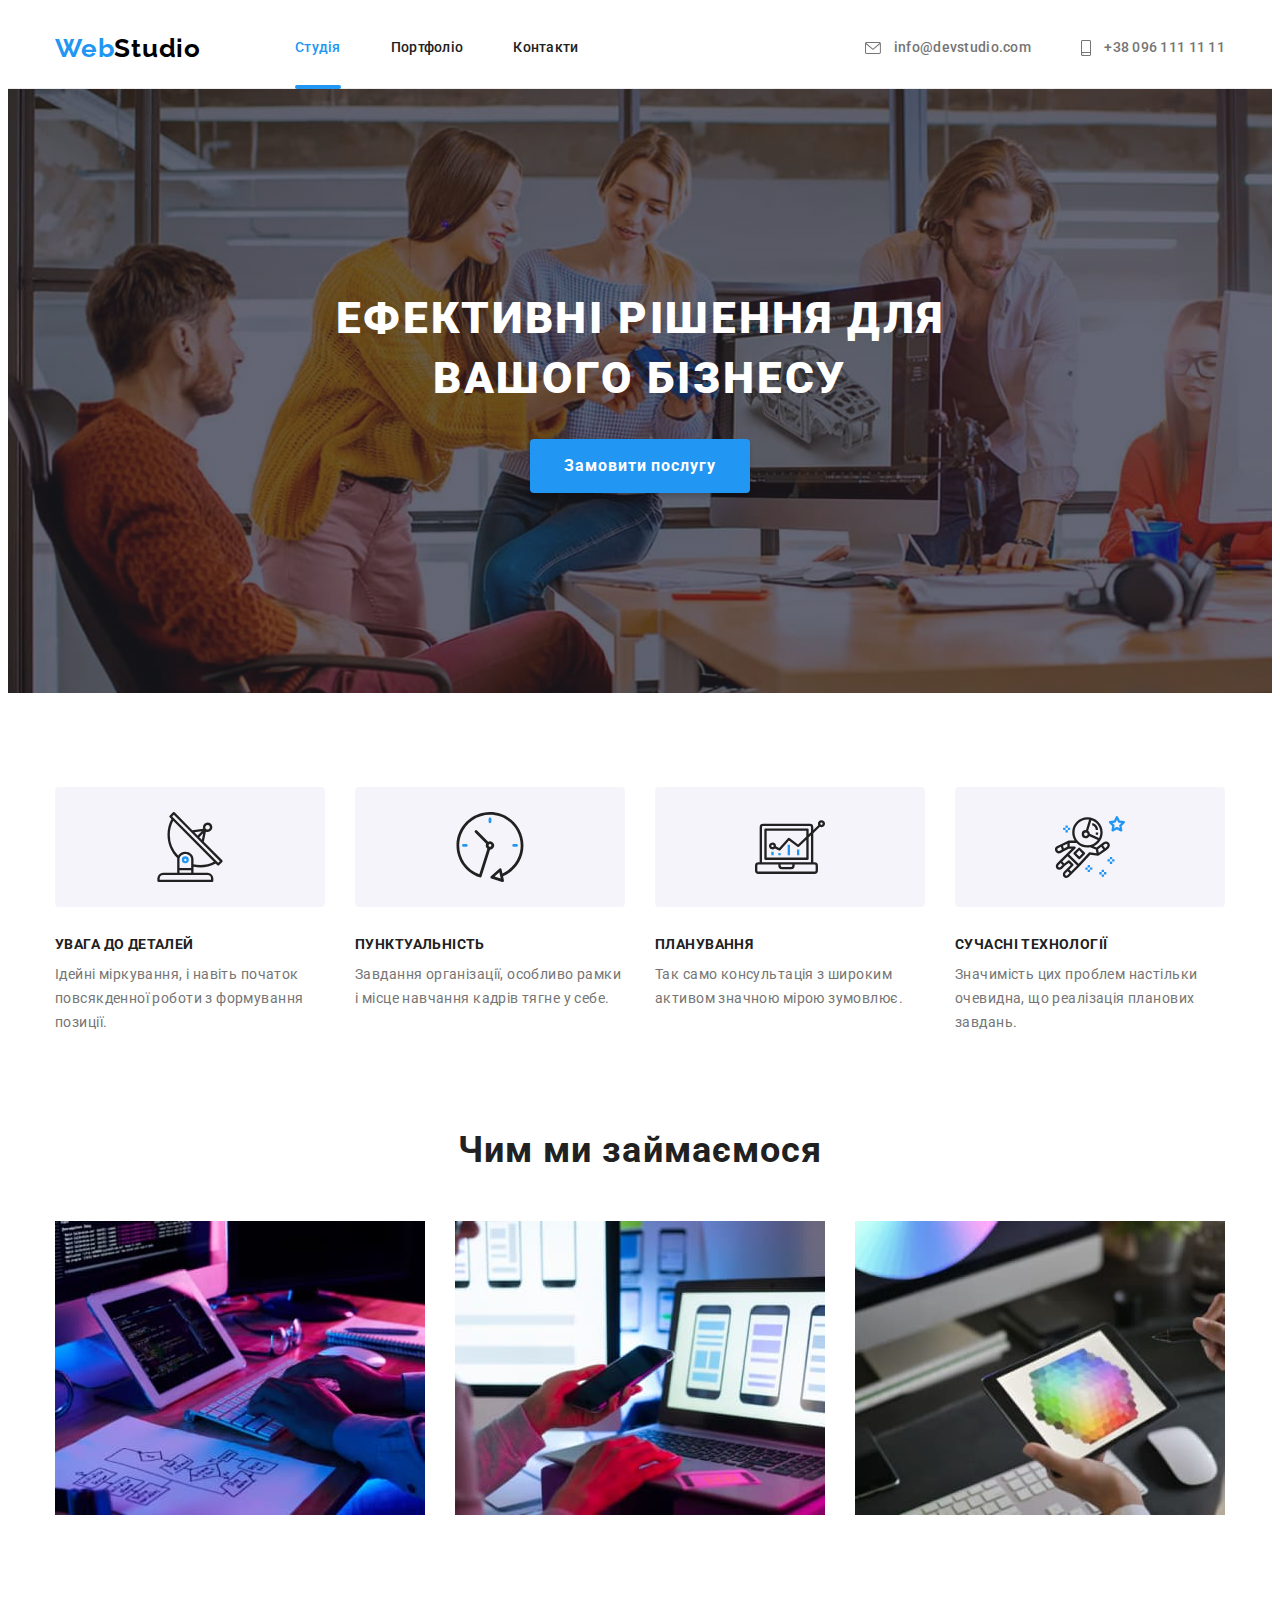
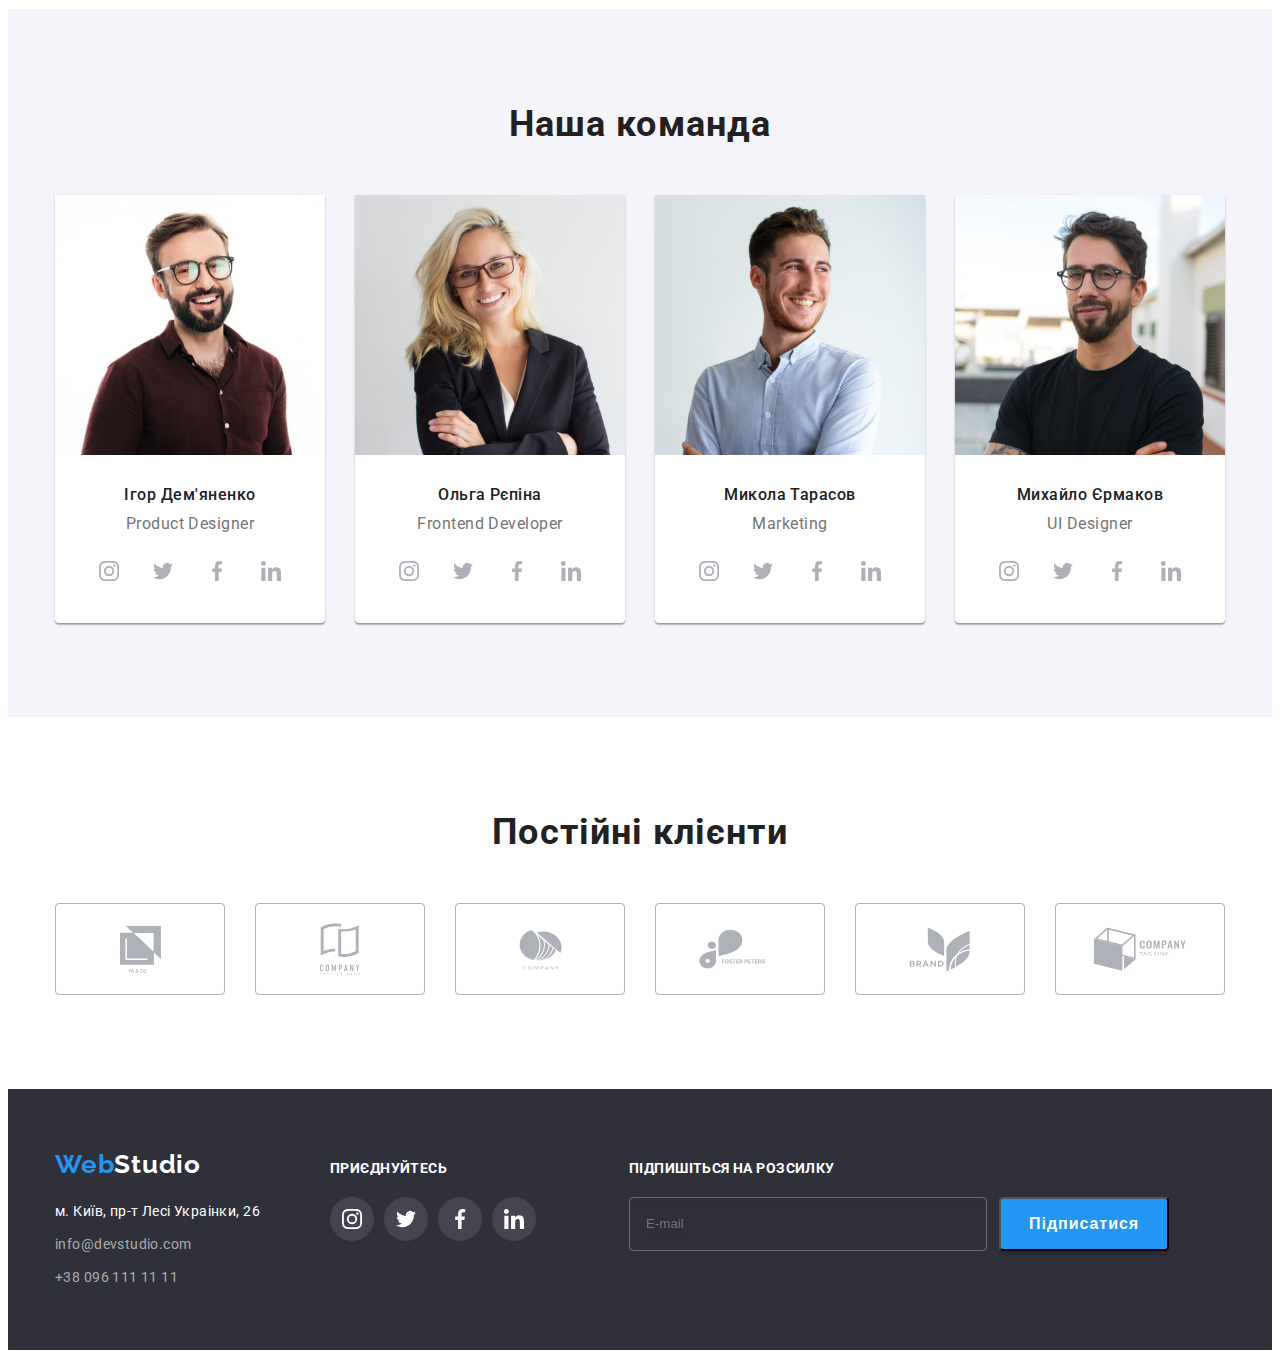
<file: index.html>
<!DOCTYPE html>
<html lang="en">
<head>
    <meta charset="UTF-8">
    <meta http-equiv="X-UA-Compatible" content="IE=edge">
    <meta name="viewport" content="width=device-width, initial-scale=1.0">
    <link rel="preconnect" href="https://fonts.googleapis.com">
    <link rel="preconnect" href="https://fonts.gstatic.com" crossorigin>
    <link href="https://fonts.googleapis.com/css2?family=Raleway:wght@700&family=Roboto:wght@400;500;700;900&display=swap" rel="stylesheet">
    <link rel="stylesheet" href="https://cdnjs.cloudflare.com/ajax/libs/modern-normalize/1.1.0/modern-normalize.min.css" integrity="sha512-wpPYUAdjBVSE4KJnH1VR1HeZfpl1ub8YT/NKx4PuQ5NmX2tKuGu6U/JRp5y+Y8XG2tV+wKQpNHVUX03MfMFn9Q==" crossorigin="anonymous" referrerpolicy="no-referrer" />
    <link href="./css/styles.css" rel="stylesheet">
    <title>Студія</title>
</head>
<body>
        <header class="page-header-container">
                <div class="header-nav-block container">
                    <a class="logo" href="index.html"><span>Web</span>Studio</a>
                    <nav class="navigation-block">
                        <ul class="header-list-block">
                            <li><a class="header-link selected" href="index.html">Cтудія</a></li>
                            <li><a class="header-link" href="portfolio.html">Портфоліо</a></li>
                            <li><a class="header-link" href="#">Контакти</a></li>
                        </ul>
                    </nav>
                    <ul class="header-info-block">
                        <li><a class="header-info-mail" href="mailto:info@devstudio.com">
                            <svg class="mail-icon" width="16" height="12">
                                <use href="./images/icons.svg#icon-envelope"></use>
                            </svg>
                            info@devstudio.com</a>
                        </li>
                        <li><a class="header-info-tel" href="tel:+380961111111">
                            <svg class="smartphone-icon" width="10" height="16">
                                <use href="./images/icons.svg#icon-smartphone"></use>
                            </svg>
                            +38 096 111 11 11</a>
                        </li>
                    </ul>
                </div>
        </header>
        <main>
            <section  class="main-section-1">
                <div class="container">
                    <h1 class="hero-title">Ефективні рішення для вашого бізнесу</h1>
                    <button class="hero-button" data-modal-open type="button">Замовити послугу</button>
                </div>    
            </section>
                <section  class="section">
                    <div class="container">
                        <h2 class="main-title">Наші переваги</h2>
                        <ul class="main-list">
                            <li class="main-lists">
                                <div class="main-background">
                                    <svg class="image-icon" width="70" height="70">
                                        <use href="./images/icons.svg#icon-antenna"></use>
                                    </svg>
                                </div>
                                <h3 class="main-list-title">УВАГА ДО ДЕТАЛЕЙ</h3>
                                <p class="main-list-text">Ідейні міркування, і навіть початок повсякденної роботи з формування позиції.</p>
                            </li>
                            <li class="main-lists">
                                <div class="main-background">
                                    <svg class="image-icon" width="70" height="70">
                                        <use href="./images/icons.svg#icon-clock"></use>
                                    </svg>
                                </div>
                                <h3 class="main-list-title">ПУНКТУАЛЬНІСТЬ</h3>
                                <p class="main-list-text">Завдання організації, особливо рамки і місце навчання кадрів тягне у себе.</p>
                            </li>
                            <li class="main-lists">
                                <div class="main-background">
                                    <svg class="image-icon" width="70" height="70">
                                        <use href="./images/icons.svg#icon-diagram"></use>
                                    </svg>
                                </div>
                                <h3 class="main-list-title">ПЛАНУВАННЯ</h3>
                                <p class="main-list-text">Так само консультація з широким активом значною мірою зумовлює.</p>
                            </li>
                            <li class="main-lists">
                                <div class="main-background">
                                    <svg class="image-icon" width="70" height="70">
                                        <use href="./images/icons.svg#icon-astronaut"></use>
                                    </svg>
                                </div>
                                <h3 class="main-list-title">СУЧАСНІ ТЕХНОЛОГІЇ</h3>
                                <p class="main-list-text">Значимість цих проблем настільки очевидна, що реалізація планових завдань.</p>
                            </li>
                        </ul>
                    </div>
                </section>
                <section class="main-section-3">
                    <div class="container">
                        <h2 class="main-title-3">Чим ми займаємося</h2>
                        <ul class="main-img-list">
                            <li><img class="main-img" src="images/img.jpg" alt="за ноутбуком" width="370" height="294"></li>
                            <li><img class="main-img" src="images/img2.jpg" alt="за телефоном" width="370" height="294"> </li>
                            <li><img class="main-img" src="images/img3.jpg" alt="за планшетом" width="370" height="294"></li>
                        </ul>
                    </div>
                </section>
            <section class="main-section-4 section">
                <div class="container">
                    <h2 class="main-section-header">Наша команда</h2>
                    <ul class="main-section-list">
                        <li class="main-foto-list">
                            <img class="main-foto" src="images/img21(1).jpg" alt="Ігор Дем'яненко" width="270" height="260">
                            <div>
                                <h3 class="foto-title">Ігор Дем'яненко</h3>
                                <p class="foto-text" lang="en">Product Designer</p>
                                <ul class="main-foto-icon">
                                    <li class="foto-list">
                                        <a  href="https://www.instagram.com/" target="_blank">
                                            <svg class="foto-icon" width="20" height="20">
                                                <use href="./images/icons.svg#icon-instagram"></use>
                                            </svg>
                                        </a>
                                    </li>
                                    <li class="foto-list">
                                        <a href="https://twitter.com/" target="_blank">
                                            <svg class="foto-icon" width="20" height="20">
                                                <use href="./images/icons.svg#icon-twitter"></use>
                                            </svg>
                                        </a>
                                    </li>
                                    <li class="foto-list">
                                        <a href="https://www.facebook.com/" target="_blank">
                                            <svg class="foto-icon" width="20" height="20">
                                                <use href="./images/icons.svg#icon-facebook"></use>
                                            </svg>
                                        </a>
                                    </li>
                                    <li class="foto-list">
                                        <a href="https://www.linkedin.com/" target="_blank">
                                            <svg class="foto-icon" width="20" height="20">
                                                <use href="./images/icons.svg#icon-linkedin"></use>
                                            </svg>
                                        </a>
                                    </li>
                                </ul>
                            </div>
                        </li>
                        <li class="main-foto-list">
                            <img class="main-foto" src="images/img22(1).jpg" alt="Ольга Рєпіна" width="270" height="260">
                            <div>
                                <h3 class="foto-title">Ольга Рєпіна</h3>
                                <p class="foto-text" lang="en">Frontend Developer</p>
                                <ul class="main-foto-icon">
                                    <li class="foto-list">
                                        <a href="https://www.instagram.com/" target="_blank">
                                            <svg class="foto-icon" width="20" height="20">
                                                <use href="./images/icons.svg#icon-instagram"></use>
                                            </svg>
                                        </a>
                                    </li>
                                    <li class="foto-list">
                                        <a href="https://twitter.com/" target="_blank">
                                            <svg class="foto-icon" width="20" height="20">
                                                <use href="./images/icons.svg#icon-twitter"></use>
                                            </svg>
                                        </a>
                                    </li>
                                    <li class="foto-list">
                                        <a href="https://www.facebook.com/" target="_blank">
                                            <svg class="foto-icon" width="20" height="20">
                                                <use href="./images/icons.svg#icon-facebook"></use>
                                            </svg>
                                        </a>
                                    </li>
                                    <li class="foto-list">
                                        <a href="https://www.linkedin.com/" target="_blank">
                                            <svg class="foto-icon" width="20" height="20">
                                                <use href="./images/icons.svg#icon-linkedin"></use>
                                            </svg>
                                        </a>
                                    </li>
                                </ul>
                            </div>
                        </li>
                        <li class="main-foto-list">
                            <img class="main-foto" src="images/img23(1).jpg" alt="Микола Тарасов" width="270" height="260">
                            <div>
                                <h3 class="foto-title">Микола Тарасов</h3>
                                <p class="foto-text" lang="en">Marketing</p>
                                <ul class="main-foto-icon">
                                    <li class="foto-list">
                                        <a href="https://www.instagram.com/" target="_blank">
                                            <svg class="foto-icon" width="20" height="20">
                                                <use href="./images/icons.svg#icon-instagram"></use>
                                            </svg>
                                        </a>
                                    </li>
                                    <li class="foto-list">
                                        <a href="https://twitter.com/" target="_blank">
                                            <svg class="foto-icon" width="20" height="20">
                                                <use href="./images/icons.svg#icon-twitter"></use>
                                            </svg>
                                        </a>
                                    </li>
                                    <li class="foto-list">
                                        <a href="https://www.facebook.com/" target="_blank">
                                            <svg class="foto-icon" width="20" height="20">
                                                <use href="./images/icons.svg#icon-facebook"></use>
                                            </svg>
                                        </a>
                                    </li>
                                    <li class="foto-list">
                                        <a href="https://www.linkedin.com/" target="_blank">
                                            <svg class="foto-icon" width="20" height="20">
                                                <use href="./images/icons.svg#icon-linkedin"></use>
                                            </svg>
                                        </a>
                                    </li>
                                </ul>
                            </div>
                        </li>
                        <li class="main-foto-list">
                            <img class="main-foto" src="images/img24(1).jpg" alt="Михайло Єрмаков" width="270" height="260">
                            <div>
                                <h3 class="foto-title">Михайло Єрмаков</h3>
                                <p class="foto-text" lang="en">UI Designer</p>
                                <ul class="main-foto-icon">
                                    <li class="foto-list">
                                        <a href="https://www.instagram.com/" target="_blank">
                                            <svg class="foto-icon" width="20" height="20">
                                                <use href="./images/icons.svg#icon-instagram"></use>
                                            </svg>
                                        </a>
                                    </li>
                                    <li class="foto-list">
                                        <a href="https://twitter.com/" target="_blank">
                                            <svg class="foto-icon" width="20" height="20">
                                                <use href="./images/icons.svg#icon-twitter"></use>
                                            </svg>
                                        </a>
                                    </li>
                                    <li class="foto-list">
                                        <a href="https://www.facebook.com/" target="_blank">
                                            <svg class="foto-icon" width="20" height="20">
                                                <use href="./images/icons.svg#icon-facebook"></use>
                                            </svg>
                                        </a>
                                    </li>
                                    <li class="foto-list">
                                        <a href="https://www.linkedin.com/" target="_blank">
                                            <svg class="foto-icon" width="20" height="20">
                                                <use href="./images/icons.svg#icon-linkedin"></use>
                                            </svg>
                                        </a>
                                    </li>
                                </ul>
                            </div>
                        </li>
                    </ul>
                </div>
            </section>
            <section class="section">
                <div class="client container">
                    <h2 class="client-title">Постійні клієнти</h2>
                    <ul class="client-list">
                        <li class="client-lists">
                            <a href="#" class="client-link">
                                <svg class="section-icon" width="41" height="47">
                                    <use href="./images/icons.svg#icon-group1"></use>
                                </svg>
                            </a>
                        </li>
                        <li class="client-lists">
                            <a href="#" class="client-link">
                                <svg class="section-icon" width="40" height="52">
                                    <use href="./images/icons.svg#icon-group2"></use>
                                </svg>
                            </a>
                        </li>
                        <li class="client-lists">
                            <a href="#" class="client-link">
                                <svg class="section-icon" width="43" height="41">
                                    <use href="./images/icons.svg#icon-group3"></use>
                                </svg>
                            </a>
                        </li>
                        <li class="client-lists">
                            <a href="#" class="client-link">
                                <svg class="section-icon" width="84" height="40">
                                    <use href="./images/icons.svg#icon-group4"></use>
                                </svg>
                            </a>
                        </li>
                        <li class="client-lists">
                            <a href="#" class="client-link">
                                <svg class="section-icon" width="62" height="45">
                                    <use href="./images/icons.svg#icon-group5"></use>
                                </svg>
                            </a>
                        </li>
                        <li class="client-lists">
                            <a href="#" class="client-link">
                                <svg class="section-icon" width="94" height="44">
                                    <use href="./images/icons.svg#icon-group6"></use>
                                </svg>
                            </a>
                        </li>
                    </ul>
                </div>
            </section>
        </main>
        <footer class="footer-content">
            <div class="container">
                <div>
                    <a class="logo-footer" href="index.html"><span class="web-logo">Web</span>Studio</a>
                    <address>
                        <ul class="footer-info-block">
                            <li><a class="footer-adress" href="https://goo.gl/maps/CPtrU1FHBa2aNyZL9" target="_blank" rel="noopener noreferrer nofollow">м. Київ, пр-т Лесі Украінки, 26</a></li>
                            <li><a class="footer-mail" href="mailto:info@devstudio.com">info@devstudio.com</a></li>
                            <li><a class="footer-tel" href="tel:+380961111111">+38 096 111 11 11</a></li>
                        </ul>
                    </address>
                </div>
                <div>
                    <h2 class="footer-title">приєднуйтесь</h2>
                    <ul class="footer-icon">
                        <li class="footer-list">
                            <a href="https://www.instagram.com/" target="_blank">
                                <svg class="footer-icon" width="20" height="20">
                                    <use href="./images/icons.svg#icon-instagram"></use>
                                </svg>
                            </a>
                        </li>
                        <li class="footer-list">
                            <a href="https://twitter.com/" target="_blank">
                                <svg class="footer-icon" width="20" height="20">
                                    <use href="./images/icons.svg#icon-twitter"></use>
                                </svg>
                            </a>
                        </li>
                        <li class="footer-list">
                            <a href="https://www.facebook.com/" target="_blank">
                                <svg class="footer-icon" width="20" height="20">
                                    <use href="./images/icons.svg#icon-facebook"></use>
                                </svg>
                            </a>
                        </li>
                        <li class="footer-list">
                            <a href="https://www.linkedin.com/" target="_blank">
                                <svg class="footer-icon" width="20" height="20">
                                    <use href="./images/icons.svg#icon-linkedin"></use>
                                </svg>
                            </a>
                        </li>
                    </ul>
                </div>
                <div class="contact-us">
                    <h2 class="contact-us-title">Підпишіться на розсилку</h2>
                    <form class="contact-us-email" autocomplete="on" novalidate>
                        <input class="contact-mail" type="email" name="email" required placeholder="E-mail" />
                        <button class="contact-btn" type="button">Підписатися</button>
                    </form>
                </div>
            </div>
        </footer>
        <div class="is-hidden modal-backdrop" data-modal>
            <div class="modal">
                <button class="modal-close" data-modal-close>
                    <svg class="modal-icon" width="18" height="18" viewBox="0 0 18 18" fill="none" xmlns="http://www.w3.org/2000/svg">
                        <rect width="18" height="18"/>
                        <path d="M15 4.10786L13.8921 3L9.5 7.39214L5.10786 3L4 4.10786L8.39214 8.5L4 12.8921L5.10786 14L9.5 9.60786L13.8921 14L15 12.8921L10.6079 8.5L15 4.10786Z" fill="black"/>
                    </svg>
                </button>
                <div class="form-group" role="group" aria-labelledby="contact-details-head">
                    <h2 id="contact-details-head">Залиште свої дані, ми вам передзвонимо</h2>
                    <form name="signup_form" autocomplete="on" novalidate>
                        <label>
                            Ім'я
                            <input type="name" name="name" autofocus placeholder="username" required pattern="^[a-zA-Z]+\s[a-zA-Z]+$" title="Username must be two words separated by space."/>
                        </label>
                        <label>
                            Телефон
                            <input type="tel" name="phone_number" placeholder="+380000000000" required />
                        </label>
                        <label>
                            Пошта
                            <input type="email" name="email" placeholder="example@gmail.com" required />
                        </label>
                        <label>
                            Коментар
                            <textarea name="feedback" placeholder="Type your message here..."></textarea>
                        </label>
                        <label>
                            <input type="checkbox" name="contract" required />
                            Погоджуюся з розсилкою та приймаю
                            <a href="#">Умови договору</a>
                        </label>
                        <button type="submit">Відправити</button>
                    </form>
                </div>
            </div>
        </div>
    <script src="./js/modal.js"></script>
</body>
</html>
</file>
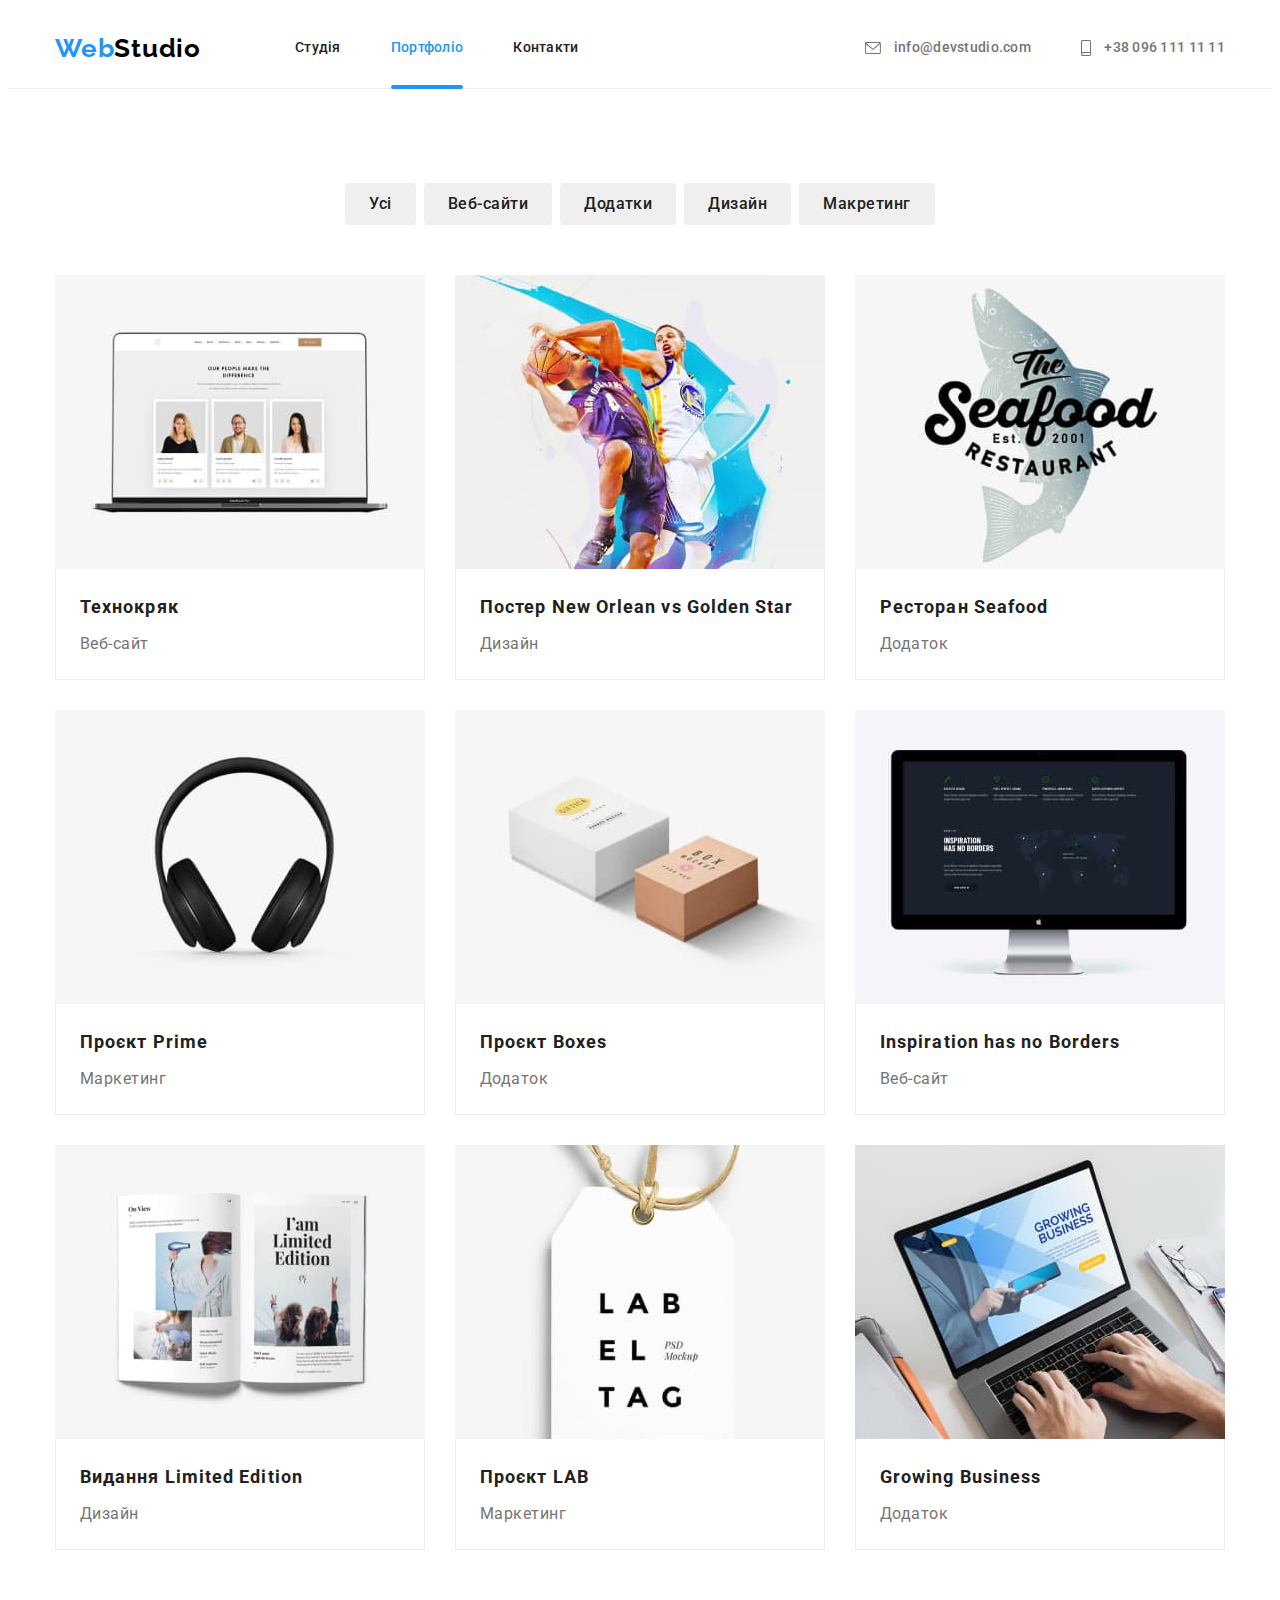
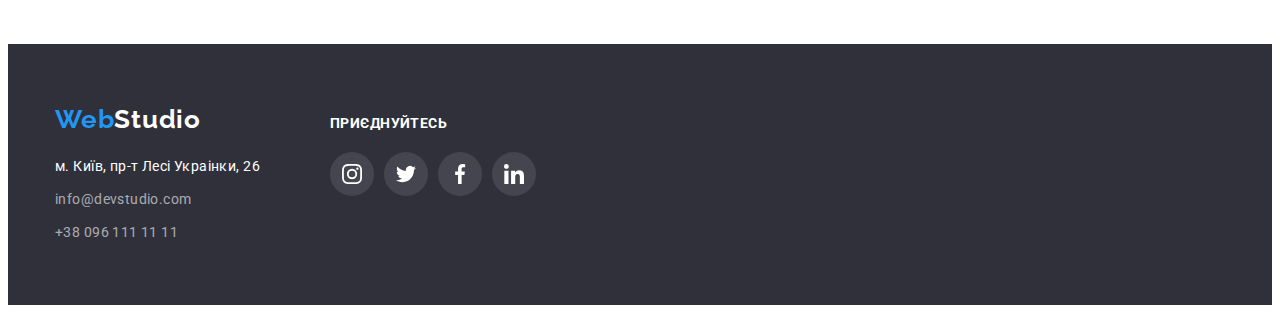
<file: portfolio.html>
<!DOCTYPE html>
<html lang="uk">
<head>
    <meta charset="UTF-8">
    <meta http-equiv="X-UA-Compatible" content="IE=edge">
    <meta name="viewport" content="width=, initial-scale=1.0">
    <link rel=“preconnect” href=“https://fonts.googleapis.com”>
    <link rel=“preconnect” href=“https://fonts.gstatic.com” crossorigin>
    <link href="https://fonts.googleapis.com/css2?family=Raleway:wght@700&family=Roboto:wght@400;500;700;900&display=swap" rel="stylesheet">
    <link rel="stylesheet" href="https://cdnjs.cloudflare.com/ajax/libs/modern-normalize/1.1.0/modern-normalize.min.css" integrity="sha512-wpPYUAdjBVSE4KJnH1VR1HeZfpl1ub8YT/NKx4PuQ5NmX2tKuGu6U/JRp5y+Y8XG2tV+wKQpNHVUX03MfMFn9Q==" crossorigin="anonymous" referrerpolicy="no-referrer" />
    <link href="css/styles.css" rel="stylesheet">
    <title>Портфоліо</title>
</head>
<body>
    <header class="page-header-container">
            <div class="header-nav-block container">
                <a class="logo" href="index.html"><span>Web</span>Studio</a>
                <nav class="navigation-block">
                    <ul class="header-list-block">
                        <li><a class="header-link" href="index.html">Cтудія</a></li>
                        <li><a class="header-link selected" href="portfolio.html">Портфоліо</a></li>
                        <li><a class="header-link" href="#">Контакти</a></li>
                    </ul>
                </nav>
                <ul class="header-info-block">
                    <li><a class="header-info-mail" href="mailto:info@devstudio.com">
                        <svg class="mail-icon" width="16" height="12">
                            <use href="./images/icons.svg#icon-envelope"></use>
                        </svg>
                        info@devstudio.com</a>
                    </li>
                    <li><a class="header-info-tel" href="tel:+380961111111">
                        <svg class="smartphone-icon" width="10" height="16">
                            <use href="./images/icons.svg#icon-smartphone"></use>
                        </svg>
                        +38 096 111 11 11</a>
                    </li>
                </ul>
            </div>
    </header>
        <main>
            <section class="section">
                <div class="container">
                    <h1 class="main-portfolio">portfolio</h1>
                    <ul class="portfolio-button">            
                        <li><button class="port-button" type="button">Усі</button></li>
                        <li><button class="port-button" type="button">Веб-сайти</button></li>
                        <li><button class="port-button" type="button">Додатки</button></li>
                        <li><button class="port-button" type="button">Дизайн</button></li>
                        <li><button class="port-button" type="button">Макретинг</button></li>
                    </ul>
                    <ul class="portfolio-photo">
                        <li class="port-list">
                            <a class="port-link" href="#">
                                <div>
                                    <img class="port-img" src="images/portfolio/img.jpg" alt="leptop" width="370" height="294">
                                    <div class="text">Ресурс пропонує комплексні пропозиції з різним рівнем функціоналу та сервісів. Все це дозволить відвідувачу отримати вичерпні відомості про компанію чи приватну особу.</div>
                                </div>
                                <div class="port-p">
                                    <h3 class="port-title">Технокряк</h3>
                                    <p class="port-text">Веб-сайт</p>
                                </div>
                            </a>
                        </li>
                        <li class="port-list">
                            <a class="port-link" href="#">
                                <div>
                                    <img class="port-img" src="images/portfolio/img2.jpg" alt="bascketball" width="370" height="294">
                                    <div class="text">Ресурс пропонує комплексні пропозиції з різним рівнем функціоналу та сервісів. Все це дозволить відвідувачу отримати вичерпні відомості про компанію чи приватну особу.</div>
                                </div>
                                <div class="port-p">
                                    <h3 class="port-title">Постер New Orlean vs Golden Star</h3>
                                    <p class="port-text">Дизайн</p>
                                </div>
                            </a>
                        </li>
                        <li class="port-list">
                            <a class="port-link" href="#">
                                <div>
                                    <img class="port-img" src="images/portfolio/img3.jpg" alt="seafood" width="370" height="294">
                                    <div class="text">Ресурс пропонує комплексні пропозиції з різним рівнем функціоналу та сервісів. Все це дозволить відвідувачу отримати вичерпні відомості про компанію чи приватну особу.</div>
                                </div>
                                <div class="port-p">    
                                    <h3 class="port-title">Ресторан Seafood</h3>
                                    <p class="port-text">Додаток</p>
                                </div>
                            </a>
                        </li>
                        <li class="port-list">
                            <a class="port-link" href="#">
                                <div>
                                    <img class="port-img" src="images/portfolio/img4.jpg" alt="headphone" width="370" height="294">
                                    <div class="text">Ресурс пропонує комплексні пропозиції з різним рівнем функціоналу та сервісів. Все це дозволить відвідувачу отримати вичерпні відомості про компанію чи приватну особу.</div>
                                </div>
                                <div class="port-p">
                                    <h3 class="port-title">Проєкт Prime</h3>
                                    <p class="port-text">Маркетинг</p>
                                </div>
                            </a>
                        </li>
                        <li class="port-list">
                            <a class="port-link" href="#">
                                <div>
                                    <img class="port-img" src="images/portfolio/img5.jpg" alt="boxes" width="370" height="294">
                                    <div class="text">Ресурс пропонує комплексні пропозиції з різним рівнем функціоналу та сервісів. Все це дозволить відвідувачу отримати вичерпні відомості про компанію чи приватну особу.</div>
                                </div>
                                <div class="port-p">
                                    <h3 class="port-title">Проєкт Boxes</h3>
                                    <p class="port-text">Додаток</p>
                                </div>
                            </a>
                        </li>
                        <li class="port-list">
                            <a class="port-link" href="#">
                                <div>
                                    <img class="port-img" src="images/portfolio/img6.jpg" alt="imac" width="370" height="294">
                                    <div class="text">Ресурс пропонує комплексні пропозиції з різним рівнем функціоналу та сервісів. Все це дозволить відвідувачу отримати вичерпні відомості про компанію чи приватну особу.</div>
                                </div>
                                <div class="port-p"> 
                                    <h3 class="port-title">Inspiration has no Borders</h3>
                                    <p class="port-text">Веб-сайт</p>
                                </div>
                            </a>
                        </li>
                        <li class="port-list">
                            <a class="port-link" href="#">
                                <div>
                                    <img class="port-img" src="images/portfolio/img7.jpg" alt="book" width="370" height="294">
                                    <div class="text">Ресурс пропонує комплексні пропозиції з різним рівнем функціоналу та сервісів. Все це дозволить відвідувачу отримати вичерпні відомості про компанію чи приватну особу.</div>
                                </div>
                                <div class="port-p">
                                    <h3 class="port-title">Видання Limited Edition</h3>
                                    <p class="port-text">Дизайн</p>
                                </div>
                            </a>
                        </li>
                        <li class="port-list">
                            <a class="port-link" href="#">
                                <div>
                                    <img class="port-img" src="images/portfolio/img8.jpg" alt="#" width="370" height="294">
                                    <div class="text">Ресурс пропонує комплексні пропозиції з різним рівнем функціоналу та сервісів. Все це дозволить відвідувачу отримати вичерпні відомості про компанію чи приватну особу.</div>
                                </div>
                                <div class="port-p">    
                                    <h3 class="port-title">Проєкт LAB</h3>
                                    <p class="port-text">Маркетинг</p>
                                </div>
                            </a>
                        </li>
                        <li class="port-list">
                            <a class="port-link" href="#">
                                <div>
                                    <img class="port-img" src="images/portfolio/img9.jpg" alt="#" width="370" height="294">
                                    <div class="text">Ресурс пропонує комплексні пропозиції з різним рівнем функціоналу та сервісів. Все це дозволить відвідувачу отримати вичерпні відомості про компанію чи приватну особу.</div>
                                </div>
                                <div class="port-p">
                                    <h3 class="port-title">Growing Business</h3>
                                    <p class="port-text">Додаток</p>
                                </div>
                            </a>
                        </li>
                    </ul>
                </div>
            </section>
        </main>
        <footer class="footer-content">
            <div class="container">
                <div class="footer-div">
                    <a class="logo-footer" href="index.html"><span class="web-logo">Web</span>Studio</a>
                    <address>
                        <ul class="footer-info-block">
                            <li><a class="footer-adress" href="https://goo.gl/maps/CPtrU1FHBa2aNyZL9" target="_blank" rel="noopener noreferrer nofollow">м. Київ, пр-т Лесі Украінки, 26</a></li>
                            <li><a class="footer-mail" href="mailto:info@devstudio.com">info@devstudio.com</a></li>
                            <li><a class="footer-tel" href="tel:+380961111111">+38 096 111 11 11</a></li>
                        </ul>
                    </address>
                </div>
                <div>
                    <h2 class="footer-title">приєднуйтесь</h2>
                    <ul class="footer-icon">
                        <li class="footer-list">
                            <a href="https://www.instagram.com/" target="_blank">
                                <svg class="footer-icon" width="20" height="20">
                                    <use href="./images/icons.svg#icon-instagram"></use>
                                </svg>
                            </a>
                        </li>
                        <li class="footer-list">
                            <a href="https://twitter.com/" target="_blank">
                                <svg class="footer-icon" width="20" height="20">
                                    <use href="./images/icons.svg#icon-twitter"></use>
                                </svg>
                            </a>
                        </li>
                        <li class="footer-list">
                            <a href="https://www.facebook.com/" target="_blank">
                                <svg class="footer-icon" width="20" height="20">
                                    <use href="./images/icons.svg#icon-facebook"></use>
                                </svg>
                            </a>
                        </li>
                        <li class="footer-list">
                            <a href="https://www.linkedin.com/" target="_blank">
                                <svg class="footer-icon" width="20" height="20">
                                    <use href="./images/icons.svg#icon-linkedin"></use>
                                </svg>
                            </a>
                        </li>
                    </ul>
                </div>
            </div>
        </footer>
</body>
</html>
</file>
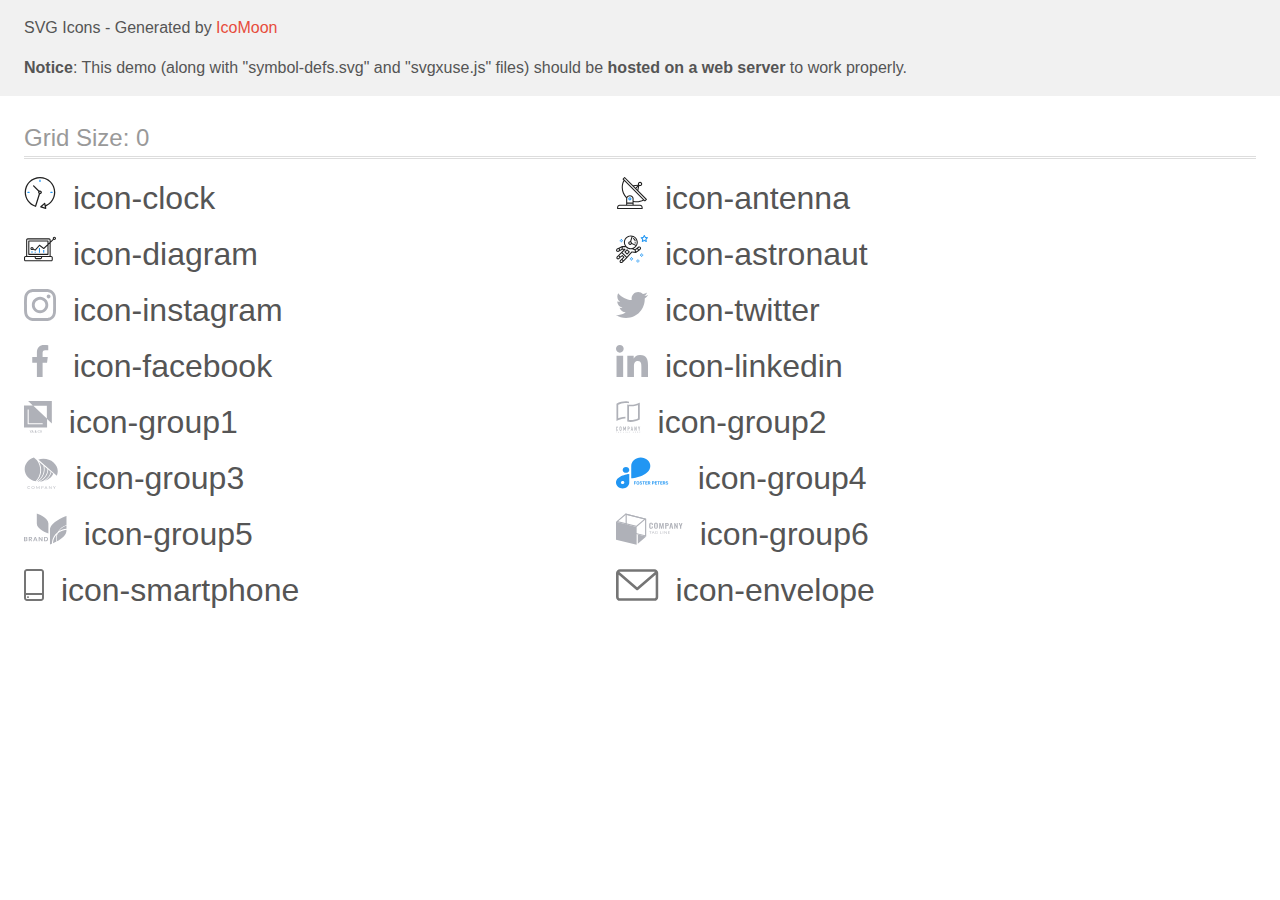
<file: images/icons/icomoon/demo-external-svg.html>
<!doctype html>
<html>
<head>
    <title>IcoMoon - SVG Icons</title>
    <meta charset="utf-8">
    <meta name="viewport" content="width=device-width, initial-scale=1">
    <link rel="stylesheet" href="demo-files/demo.css">
    <link rel="stylesheet" href="style.css">
</head>
<body>
<header class="bgc1 clearfix">
<div class="mhl">
    <p>SVG Icons - Generated by <a href="https://icomoon.io/app">IcoMoon</a></p><p><strong>Notice</strong>: This demo (along with "symbol-defs.svg" and "svgxuse.js" files) should be <b>hosted on a web server</b> to work properly.</p>
</div>
</header>
    <div class="clearfix mhl ptl">
        <h1 class="mvm mtn fgc1">Grid Size: 0</h1>
        <div class="glyph fs1">
            <div class="clearfix pbs">
                <svg class="icon icon-clock"><use xlink:href="symbol-defs.svg#icon-clock"></use></svg><span class="name"> icon-clock</span>
            </div>
        </div>
        <div class="glyph fs1">
            <div class="clearfix pbs">
                <svg class="icon icon-antenna"><use xlink:href="symbol-defs.svg#icon-antenna"></use></svg><span class="name"> icon-antenna</span>
            </div>
        </div>
        <div class="glyph fs1">
            <div class="clearfix pbs">
                <svg class="icon icon-diagram"><use xlink:href="symbol-defs.svg#icon-diagram"></use></svg><span class="name"> icon-diagram</span>
            </div>
        </div>
        <div class="glyph fs1">
            <div class="clearfix pbs">
                <svg class="icon icon-astronaut"><use xlink:href="symbol-defs.svg#icon-astronaut"></use></svg><span class="name"> icon-astronaut</span>
            </div>
        </div>
        <div class="glyph fs1">
            <div class="clearfix pbs">
                <svg class="icon icon-instagram"><use xlink:href="symbol-defs.svg#icon-instagram"></use></svg><span class="name"> icon-instagram</span>
            </div>
        </div>
        <div class="glyph fs1">
            <div class="clearfix pbs">
                <svg class="icon icon-twitter"><use xlink:href="symbol-defs.svg#icon-twitter"></use></svg><span class="name"> icon-twitter</span>
            </div>
        </div>
        <div class="glyph fs1">
            <div class="clearfix pbs">
                <svg class="icon icon-facebook"><use xlink:href="symbol-defs.svg#icon-facebook"></use></svg><span class="name"> icon-facebook</span>
            </div>
        </div>
        <div class="glyph fs1">
            <div class="clearfix pbs">
                <svg class="icon icon-linkedin"><use xlink:href="symbol-defs.svg#icon-linkedin"></use></svg><span class="name"> icon-linkedin</span>
            </div>
        </div>
        <div class="glyph fs1">
            <div class="clearfix pbs">
                <svg class="icon icon-group1"><use xlink:href="symbol-defs.svg#icon-group1"></use></svg><span class="name"> icon-group1</span>
            </div>
        </div>
        <div class="glyph fs1">
            <div class="clearfix pbs">
                <svg class="icon icon-group2"><use xlink:href="symbol-defs.svg#icon-group2"></use></svg><span class="name"> icon-group2</span>
            </div>
        </div>
        <div class="glyph fs1">
            <div class="clearfix pbs">
                <svg class="icon icon-group3"><use xlink:href="symbol-defs.svg#icon-group3"></use></svg><span class="name"> icon-group3</span>
            </div>
        </div>
        <div class="glyph fs1">
            <div class="clearfix pbs">
                <svg class="icon icon-group4"><use xlink:href="symbol-defs.svg#icon-group4"></use></svg><span class="name"> icon-group4</span>
            </div>
        </div>
        <div class="glyph fs1">
            <div class="clearfix pbs">
                <svg class="icon icon-group5"><use xlink:href="symbol-defs.svg#icon-group5"></use></svg><span class="name"> icon-group5</span>
            </div>
        </div>
        <div class="glyph fs1">
            <div class="clearfix pbs">
                <svg class="icon icon-group6"><use xlink:href="symbol-defs.svg#icon-group6"></use></svg><span class="name"> icon-group6</span>
            </div>
        </div>
        <div class="glyph fs1">
            <div class="clearfix pbs">
                <svg class="icon icon-smartphone"><use xlink:href="symbol-defs.svg#icon-smartphone"></use></svg><span class="name"> icon-smartphone</span>
            </div>
        </div>
        <div class="glyph fs1">
            <div class="clearfix pbs">
                <svg class="icon icon-envelope"><use xlink:href="symbol-defs.svg#icon-envelope"></use></svg><span class="name"> icon-envelope</span>
            </div>
        </div>
  </div>
<script defer src="svgxuse.js"></script>
</body>
</html>
</file>
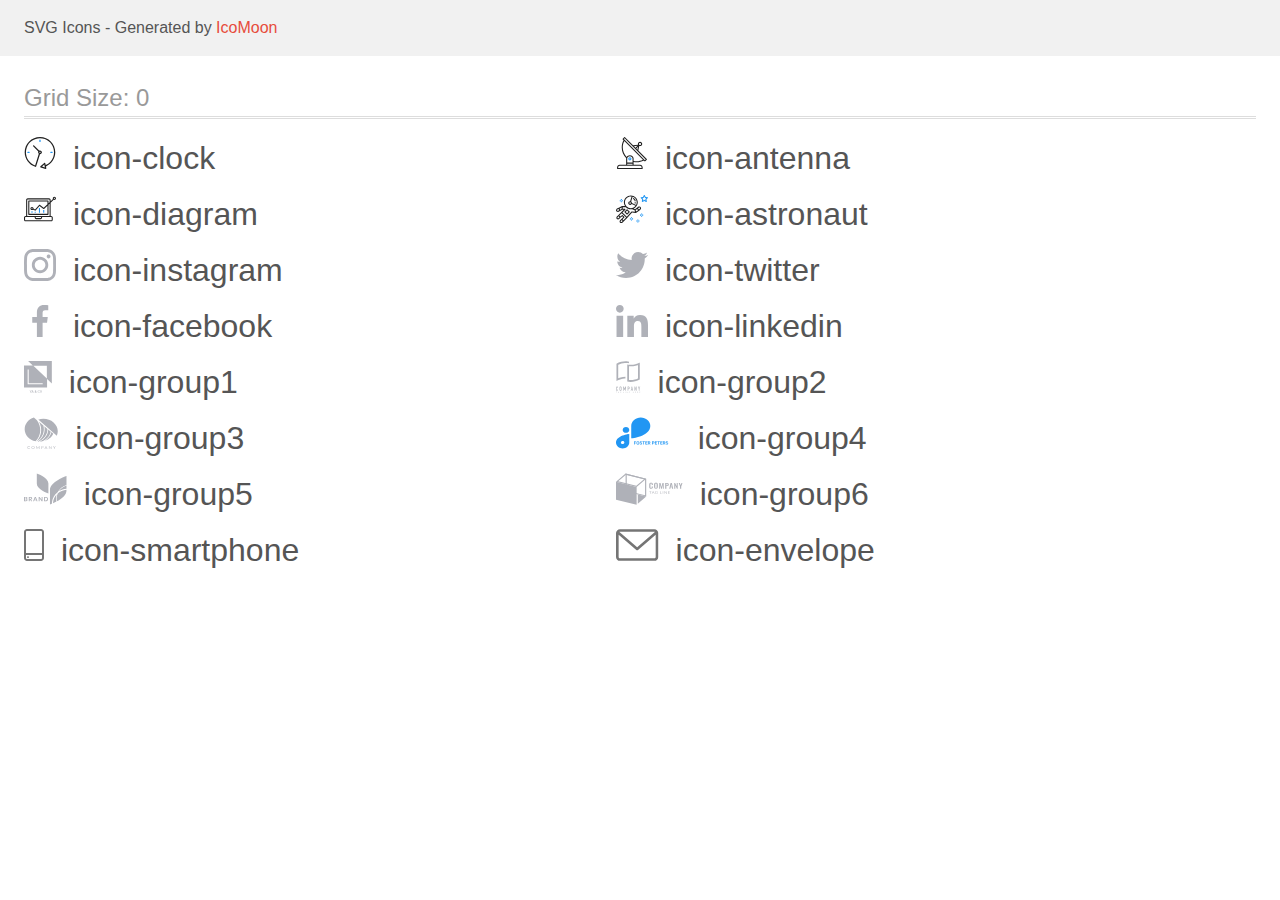
<file: images/icons/icomoon/demo.html>
<!doctype html>
<html>
<head>
    <title>IcoMoon - SVG Icons</title>
    <meta charset="utf-8">
    <meta name="viewport" content="width=device-width, initial-scale=1">
    <link rel="stylesheet" href="demo-files/demo.css">
    <link rel="stylesheet" href="style.css">
</head>
<body>
<svg aria-hidden="true" style="position: absolute; width: 0; height: 0; overflow: hidden;" version="1.1" xmlns="http://www.w3.org/2000/svg" xmlns:xlink="http://www.w3.org/1999/xlink">
<defs>
<symbol id="icon-clock" viewBox="0 0 32 32">
<path fill="#212121" style="fill: var(--color1, #212121)" d="M31.296 15.301c-0.001-8.452-6.855-15.303-15.308-15.301s-15.303 6.855-15.301 15.308c0.002 6.788 4.422 12.543 10.541 14.545l0.108 0.031c0.061 0.019 0.123 0.029 0.187 0.029 0.12 0 0.238-0.032 0.342-0.094 0.135-0.080 0.236-0.207 0.283-0.357l3.865-12.25c1.054-0.004 1.906-0.859 1.906-1.913 0-1.056-0.856-1.913-1.913-1.913-0.303 0-0.59 0.071-0.845 0.196l0.011-0.005-5.106-5.107c-0.114-0.11-0.271-0.179-0.443-0.179-0.352 0-0.638 0.286-0.638 0.638 0 0.172 0.068 0.328 0.179 0.443l-0-0 5.103 5.109c-0.121 0.241-0.191 0.525-0.191 0.826 0 0.602 0.283 1.137 0.723 1.48l0.004 0.003-3.682 11.673c-7.278-2.681-11.004-10.754-8.324-18.032s10.754-11.004 18.032-8.323c7.278 2.681 11.004 10.754 8.323 18.032-1.345 3.581-4.003 6.406-7.374 7.938l-0.088 0.036-0.398-1.874c-0.063-0.291-0.318-0.506-0.624-0.506-0.164 0-0.313 0.062-0.426 0.163l0.001-0.001-3.837 3.426c-0.132 0.117-0.214 0.287-0.214 0.477 0 0.283 0.185 0.524 0.441 0.606l0.005 0.001 4.899 1.563c0.058 0.020 0.126 0.031 0.196 0.031 0.352 0 0.637-0.285 0.637-0.637 0-0.047-0.005-0.093-0.015-0.138l0.001 0.004-0.391-1.839c5.528-2.374 9.329-7.772 9.329-14.057 0-0.011 0-0.023-0-0.034v0.002zM15.992 14.664c0.352 0 0.638 0.286 0.638 0.638s-0.285 0.638-0.638 0.638v0c-0.352 0-0.638-0.286-0.638-0.638s0.286-0.638 0.638-0.638v0zM18.092 29.528l2.184-1.948 0.603 2.84-2.787-0.892z"></path>
<path fill="#2196f3" style="fill: var(--color2, #2196f3)" d="M15.354 3.185v1.275c0 0.352 0.286 0.638 0.638 0.638s0.638-0.285 0.638-0.638v0-1.275c0-0.352-0.285-0.638-0.638-0.638s-0.638 0.285-0.638 0.638v0zM3.876 14.664c-0.352 0-0.638 0.286-0.638 0.638s0.285 0.638 0.638 0.638h1.275c0.352 0 0.638-0.286 0.638-0.638s-0.285-0.638-0.638-0.638h-1.275zM28.108 15.939c0.352 0 0.638-0.286 0.638-0.638s-0.285-0.638-0.638-0.638h-1.275c-0.352 0-0.638 0.286-0.638 0.638s0.285 0.638 0.638 0.638h1.275z"></path>
</symbol>
<symbol id="icon-antenna" viewBox="0 0 32 32">
<path fill="#212121" style="fill: var(--color1, #212121)" d="M30.773 22.098l-8.443-8.505 0.937-4.616c0.225 0.090 0.485 0.144 0.758 0.146h0.007c0.008 0 0.017 0 0.026 0 1.192 0 2.159-0.967 2.159-2.159s-0.967-2.159-2.159-2.159c-1.192 0-2.159 0.967-2.159 2.159 0 0.259 0.046 0.508 0.13 0.739l-0.005-0.015-4.96 0.606-8.091-8.133c-0.096-0.098-0.229-0.159-0.376-0.16h-0c-0.14 0.001-0.274 0.057-0.373 0.155l-1.512 1.504c-0.096 0.097-0.156 0.23-0.156 0.377s0.060 0.281 0.156 0.377v0l0.814 0.825c-1.143 2.062-1.816 4.522-1.816 7.139 0 4.106 1.656 7.824 4.336 10.525l-0.001-0.001c0.043 0.041 0.092 0.074 0.146 0.097-0.032 0.164-0.051 0.353-0.052 0.546v6.188h-6.4c-1.472 0.001-2.666 1.194-2.667 2.666v1.067c0 0.295 0.239 0.534 0.534 0.534h24.534c0.294 0 0.533-0.239 0.533-0.534v-1.067c-0.002-1.472-1.195-2.665-2.666-2.666h-6.4v-2.742c1.003 0.21 2.024 0.317 3.049 0.32 2.58-0.003 5.005-0.663 7.117-1.822l-0.077 0.039 0.818 0.823c0.099 0.101 0.235 0.159 0.376 0.16 0.14-0.001 0.274-0.057 0.373-0.155l1.512-1.504c0.096-0.097 0.156-0.23 0.156-0.377s-0.060-0.281-0.156-0.377v0zM23.28 6.233c0.193-0.192 0.459-0.31 0.752-0.31 0.589 0 1.067 0.478 1.067 1.066s-0.477 1.066-1.067 1.066c-0 0-0 0-0 0h-0.004c-0.587-0.003-1.061-0.479-1.061-1.066 0-0.295 0.12-0.563 0.314-0.756l0-0h-0.002zM22.024 9.737l-0.598 2.946-1.175-1.183 1.774-1.763zM21.419 8.835l-1.92 1.909-1.486-1.493 3.406-0.416zM24.004 28.8c0.884 0 1.6 0.716 1.6 1.6v0 0.534h-23.466v-0.534c0-0.884 0.716-1.6 1.6-1.6v0h20.267zM16.538 26.666v1.067h-5.334v-1.067h5.334zM11.204 25.6v-4.053c0-1.294 1.196-2.346 2.667-2.346s2.667 1.053 2.667 2.346v4.053h-5.334zM17.604 23.904v-2.357c0-1.882-1.675-3.413-3.733-3.413-0.017-0-0.038-0-0.058-0-1.353 0-2.54 0.707-3.213 1.771l-0.009 0.016c-2.36-2.482-3.812-5.846-3.812-9.55 0-2.314 0.567-4.496 1.569-6.414l-0.036 0.077 18.602 18.709c-1.823 0.947-3.979 1.502-6.266 1.502-1.079 0-2.128-0.124-3.136-0.357l0.093 0.018zM28.893 23.22l-21.057-21.181 0.754-0.752 7.935 7.98c0.004 0 0.006 0.007 0.010 0.010l13.114 13.191-0.757 0.752z"></path>
<path fill="#2196f3" style="fill: var(--color2, #2196f3)" d="M13.876 20.267h-0.005c-0.001 0-0.002 0-0.002 0-0.884 0-1.6 0.716-1.6 1.6s0.715 1.599 1.597 1.6h0.005c0.001 0 0.001 0 0.002 0 0.884 0 1.6-0.716 1.6-1.6s-0.715-1.599-1.598-1.6h-0zM14.249 22.245c-0.096 0.096-0.229 0.155-0.376 0.155-0.295 0-0.534-0.239-0.534-0.534s0.238-0.533 0.532-0.533h0c0.293 0.001 0.531 0.239 0.531 0.533 0 0.148-0.060 0.282-0.157 0.378l-0 0h0.005z"></path>
</symbol>
<symbol id="icon-diagram" viewBox="0 0 32 32">
<path fill="#2196f3" style="fill: var(--color2, #2196f3)" d="M14.926 14.965h1.066v4.798h-1.066v-4.798zM19.19 17.097h1.066v2.665h-1.066v-2.665zM10.661 18.696h1.066v1.066h-1.066v-1.066zM7.463 18.163h1.066v1.599h-1.066v-1.599z"></path>
<path fill="#212121" style="fill: var(--color1, #212121)" d="M1.599 28.291h25.586c0 0 0 0 0 0 0.883 0 1.599-0.716 1.599-1.599v0-2.132c0-0.883-0.716-1.599-1.599-1.599v0h-0.533v-13.294l3.028-2.868c0.207 0.104 0.452 0.166 0.711 0.166 0.888 0 1.608-0.72 1.608-1.608s-0.72-1.608-1.608-1.608c-0.888 0-1.608 0.72-1.608 1.608 0 0.247 0.056 0.481 0.155 0.69l-0.004-0.010-2.281 2.162v-1.23c0-0.883-0.716-1.599-1.599-1.599v0h-21.323c-0.883 0-1.599 0.716-1.599 1.599v0 15.992h-0.533c-0.883 0-1.599 0.716-1.599 1.599v0 2.132c0 0.883 0.716 1.599 1.599 1.599v0zM30.384 4.837c0.294 0 0.533 0.239 0.533 0.533s-0.239 0.533-0.533 0.533v0c-0.294 0-0.533-0.239-0.533-0.533s0.239-0.533 0.533-0.533v0zM3.198 6.969c0-0.294 0.239-0.533 0.533-0.533h21.323c0.294 0 0.533 0.239 0.533 0.533v2.239l-1.066 1.013v-2.185c0-0.295-0.239-0.534-0.534-0.534h-19.189c-0.294 0-0.534 0.239-0.534 0.533v13.327c0 0.294 0.239 0.533 0.534 0.533h19.189c0.295 0 0.534-0.239 0.534-0.533v-9.675l1.066-1.010v12.283h-22.389v-15.991zM7.996 13.899c-0.001 0-0.003 0-0.005 0-0.883 0-1.599 0.716-1.599 1.599s0.716 1.599 1.599 1.599c0.432 0 0.824-0.172 1.112-0.45l-0 0 1.853 0.93c0.215 0.107 0.476 0.057 0.636-0.122l3.939-4.432 3.872 2.902c0.208 0.155 0.498 0.139 0.686-0.039l3.365-3.188v8.131h-18.123v-12.261h18.123v2.661l-3.771 3.572-3.904-2.927c-0.088-0.067-0.2-0.107-0.32-0.107-0.158 0-0.3 0.069-0.398 0.178l-0 0.001-3.993 4.493-1.493-0.746c0.011-0.064 0.017-0.128 0.020-0.193 0-0.883-0.716-1.599-1.599-1.599v0zM8.529 15.498c0 0.294-0.239 0.533-0.533 0.533s-0.533-0.239-0.533-0.533v0c0-0.294 0.239-0.533 0.533-0.533s0.533 0.239 0.533 0.533v0zM11.727 24.026h5.33v0.533c0 0.294-0.238 0.533-0.533 0.533h-4.265c-0.294 0-0.533-0.239-0.533-0.533v0-0.533zM1.067 24.56c0-0.294 0.238-0.533 0.533-0.533h9.062v0.533c0 0.883 0.716 1.599 1.599 1.599v0h4.265c0.883 0 1.599-0.716 1.599-1.599v0-0.533h9.062c0.294 0 0.533 0.239 0.533 0.533v2.132c0 0.294-0.239 0.533-0.533 0.533h-25.586c-0 0-0 0-0 0-0.294 0-0.533-0.239-0.533-0.533 0 0 0 0 0 0v0-2.132z"></path>
</symbol>
<symbol id="icon-astronaut" viewBox="0 0 32 32">
<path fill="#2196f3" style="fill: var(--color2, #2196f3)" d="M31.974 4.524c-0.064-0.191-0.227-0.332-0.427-0.362l-0.003-0-1.911-0.278-0.855-1.731c-0.179-0.365-0.777-0.365-0.956 0l-0.855 1.731-1.911 0.278c-0.26 0.039-0.457 0.26-0.457 0.528 0 0.15 0.062 0.285 0.161 0.382l1.383 1.348-0.326 1.903c-0.034 0.2 0.048 0.402 0.212 0.522 0.166 0.12 0.383 0.135 0.562 0.040l1.709-0.899 1.709 0.899c0.072 0.038 0.157 0.061 0.247 0.061 0.295 0 0.534-0.239 0.534-0.534 0-0.031-0.003-0.062-0.008-0.092l0 0.003-0.326-1.903 1.383-1.348c0.099-0.097 0.161-0.233 0.161-0.382 0-0.059-0.009-0.115-0.027-0.168l0.001 0.004zM29.511 5.851c-0.126 0.122-0.183 0.299-0.153 0.472l0.191 1.114-1-0.526c-0.072-0.039-0.158-0.062-0.249-0.062s-0.177 0.023-0.252 0.063l0.003-0.001-1 0.526 0.191-1.114c0.005-0.027 0.008-0.059 0.008-0.091 0-0.149-0.061-0.285-0.16-0.381l-0-0-0.811-0.79 1.119-0.162c0.174-0.025 0.324-0.134 0.402-0.292l0.5-1.013 0.5 1.013c0.078 0.158 0.228 0.267 0.402 0.292l1.119 0.162-0.809 0.79zM26.134 20.522h-1.067v1.067h1.067v-1.067zM26.134 22.656h-1.067v1.066h1.067v-1.066zM27.2 21.589h-1.067v1.067h1.067v-1.067zM25.067 21.589h-1.067v1.067h1.067v-1.067zM22.4 26.389h-1.067v1.067h1.067v-1.067zM22.4 28.523h-1.067v1.067h1.067v-1.067zM23.467 27.456h-1.067v1.067h1.067v-1.067zM21.334 27.456h-1.067v1.067h1.067v-1.067zM16 24.256h-1.066v1.067h1.066v-1.067zM16 26.389h-1.066v1.067h1.066v-1.067zM17.067 25.322h-1.067v1.067h1.067v-1.067zM14.934 25.322h-1.067v1.067h1.067v-1.067zM5.867 6.122h-1.066v1.066h1.066v-1.066zM5.867 8.256h-1.066v1.066h1.066v-1.066zM6.933 7.189h-1.067v1.067h1.066v-1.067zM4.8 7.189h-1.067v1.067h1.067v-1.067z"></path>
<path fill="#212121" style="fill: var(--color1, #212121)" d="M24.715 14.16c-0.28-0.376-0.698-0.636-1.179-0.703l-0.009-0.001c-0.076-0.012-0.164-0.018-0.254-0.018-0.411 0-0.789 0.139-1.090 0.373l0.004-0.003-1.253 0.96-1.898 1.417-1.358-0.541c2.421-1.086 4.113-3.508 4.113-6.32 0-3.823-3.122-6.934-6.961-6.934s-6.961 3.11-6.961 6.934c0 1.386 0.415 2.674 1.12 3.759l-2.768-0.024c-0.009 0-0.016 0.005-0.023 0.005-0.057 0.003-0.11 0.014-0.159 0.033l0.004-0.001c-0.013 0.005-0.026 0.007-0.038 0.013-0.006 0.003-0.013 0.003-0.019 0.006l-3.233 1.596c-0 0-0.001 0-0.001 0.001l-1.893 0.91c-0.024 0.011-0.045 0.023-0.065 0.036l0.001-0.001c-0.482 0.324-0.795 0.867-0.795 1.483 0 0.297 0.073 0.577 0.201 0.823l-0.005-0.010c0.22 0.424 0.592 0.742 1.043 0.885l0.013 0.003c0.161 0.053 0.345 0.083 0.537 0.083 0.308 0 0.598-0.078 0.851-0.216l-0.009 0.005 1.388-0.738 2.264-1.169 1.357-0.008-5.442 5.415c0 0.001-0.001 0.001-0.001 0.001l-1.339 1.333c-0.303 0.299-0.491 0.714-0.491 1.173 0 0.002 0 0.003 0 0.005v-0c0.002 0.919 0.748 1.664 1.667 1.664 0.001 0 0.002 0 0.002 0h-0c0.428 0 0.854-0.162 1.18-0.485l1.314-1.309 1.741-1.3 0.901 0.897-3.102 3.088c-0.303 0.299-0.491 0.714-0.491 1.173 0 0.001 0 0.003 0 0.004v-0c0 0.445 0.174 0.864 0.49 1.179 0.302 0.3 0.717 0.485 1.176 0.485 0.001 0 0.002 0 0.003 0h-0c0.427 0 0.855-0.162 1.18-0.485l4.488-4.472c0.007-0.006 0.016-0.009 0.022-0.016l5.166-5.658 3.471 0.494c0.025 0.004 0.050 0.006 0.075 0.006 0.064 0 0.127-0.016 0.187-0.038 0.017-0.006 0.032-0.015 0.049-0.023 0.019-0.010 0.039-0.015 0.058-0.027l3.213-2.133c0.012-0.008 0.018-0.021 0.029-0.030 0.013-0.010 0.029-0.014 0.041-0.026l1.271-1.191c0.348-0.326 0.564-0.787 0.564-1.3 0-0.4-0.132-0.769-0.355-1.066l0.003 0.005zM2.13 17.77c-0.098 0.054-0.215 0.086-0.34 0.086-0.078 0-0.153-0.013-0.224-0.036l0.005 0.001c-0.294-0.093-0.504-0.364-0.504-0.683 0-0.235 0.114-0.444 0.289-0.575l0.002-0.001 1.314-0.632 0.316 0.924 0.133 0.389-0.992 0.527zM5.627 15.942l-1.548 0.8-0.255-0.746-0.184-0.537 2.027-1.001-0.040 1.484zM20.727 9.322c0 0.918-0.219 1.785-0.599 2.56l-4.181-1.899c-0.044-0.575-0.342-1.072-0.782-1.384l-0.006-0.004 1.464-4.861c2.377 0.757 4.104 2.975 4.104 5.588zM8.938 9.322c0-3.235 2.644-5.867 5.894-5.867 0.253 0 0.5 0.022 0.745 0.053l-1.432 4.753c-0.019 0-0.037-0.006-0.057-0.006-0 0-0.001 0-0.001 0-1.032 0-1.869 0.835-1.872 1.867v0c0.003 1.031 0.84 1.867 1.872 1.867 0 0 0 0 0.001 0h-0c0.695 0 1.295-0.383 1.618-0.944l3.863 1.755c-1.075 1.447-2.795 2.39-4.737 2.39-3.25 0-5.894-2.632-5.894-5.867zM14.895 10.122c0 0.441-0.362 0.8-0.806 0.8-0 0-0.001 0-0.001 0-0.443 0-0.802-0.358-0.804-0.8v-0c0-0.441 0.361-0.8 0.806-0.8s0.806 0.359 0.806 0.8zM2.464 25.146c-0.11 0.109-0.261 0.176-0.428 0.176s-0.317-0.067-0.427-0.175l0 0c-0.109-0.108-0.176-0.257-0.176-0.422s0.067-0.314 0.176-0.422l0-0 0.962-0.959 0.852 0.848-0.959 0.954zM5.678 28.88c-0.11 0.109-0.261 0.176-0.428 0.176s-0.317-0.067-0.427-0.175l0 0c-0.109-0.108-0.176-0.257-0.176-0.422s0.067-0.314 0.176-0.422l0-0 0.963-0.959 0.852 0.848-0.96 0.955zM9.16 25.411l-0.001 0.001-1.765 1.76-0.852-0.848 1.765-1.757c0.040-0.040 0.065-0.088 0.090-0.136 0.007-0.014 0.020-0.026 0.026-0.040 0.016-0.041 0.019-0.085 0.026-0.128 0.003-0.025 0.014-0.048 0.014-0.073 0-0.035-0.013-0.070-0.020-0.105-0.006-0.032-0.006-0.064-0.019-0.096-0.025-0.053-0.055-0.098-0.092-0.138l0 0c-0.010-0.012-0.014-0.026-0.025-0.038h-0.001s0-0.001-0.001-0.002l-1.607-1.6c-0.017-0.017-0.039-0.024-0.058-0.038-0.025-0.021-0.054-0.040-0.084-0.056l-0.003-0.001c-0.026-0.012-0.058-0.023-0.090-0.031l-0.003-0.001c-0.030-0.009-0.065-0.017-0.101-0.020l-0.002-0c-0.007-0-0.015-0-0.023-0-0.026 0-0.051 0.002-0.075 0.005l0.003-0c-0.036 0.005-0.069 0.009-0.104 0.021s-0.064 0.027-0.094 0.045c-0.020 0.011-0.043 0.015-0.061 0.029l-1.774 1.324-0.901-0.897 2.399-2.386 4.36 4.289-0.928 0.919zM15.979 18.394c-0.016-0.002-0.030 0.004-0.046 0.003-0.008-0-0.017-0.001-0.027-0.001-0.031 0-0.062 0.003-0.092 0.008l0.003-0c-0.070 0.011-0.132 0.035-0.187 0.070l0.002-0.001c-0.030 0.018-0.057 0.037-0.083 0.061-0.013 0.011-0.028 0.016-0.040 0.029l-4.698 5.146-4.328-4.256 2.833-2.818c0.096-0.097 0.156-0.23 0.156-0.377 0-0.295-0.239-0.534-0.534-0.534-0.001 0-0.001 0-0.002 0h0l-2.219 0.013 0.028-1.607 3.104 0.027c1.264 1.297 3.027 2.101 4.978 2.101 0.001 0 0.002 0 0.003 0h-0c0.438 0 0.864-0.046 1.28-0.122 0.040 0.032 0.080 0.064 0.129 0.085l2.41 0.96 0.152 0.758 0.178 0.886-3.003-0.427zM20.020 18.572l-0.313-1.558 1.446-1.080 0.946 1.257-2.080 1.381zM23.773 15.741l-0.837 0.785-0.931-1.236 0.831-0.637c0.155-0.119 0.351-0.168 0.543-0.143 0.193 0.027 0.364 0.128 0.48 0.284 0.088 0.117 0.141 0.265 0.141 0.426 0 0.206-0.087 0.391-0.226 0.521l-0 0z"></path>
<path fill="#212121" style="fill: var(--color1, #212121)" d="M13.602 18.544l-2.143-2.134c-0.096-0.096-0.229-0.155-0.376-0.155s-0.28 0.059-0.376 0.155l-2.143 2.133c-0.097 0.097-0.156 0.23-0.156 0.378s0.060 0.281 0.156 0.378l-0-0 2.142 2.134c0.096 0.096 0.229 0.156 0.376 0.156s0.28-0.059 0.376-0.156v0l2.143-2.134c0.097-0.097 0.157-0.23 0.157-0.378s-0.060-0.281-0.157-0.378l-0-0zM11.083 20.303l-1.387-1.381 1.386-1.381 1.387 1.381-1.387 1.381zM17.164 5.071l-0.258 1.036c0.071 0.018 1.738 0.452 1.738 2.149h1.067c0-2.017-1.666-2.965-2.547-3.184zM19.711 9.322h-1.067v1.066h1.067v-1.066z"></path>
</symbol>
<symbol id="icon-instagram" viewBox="0 0 32 32">
<path fill="#afb1b8" style="fill: var(--color3, #afb1b8)" d="M31.968 9.408c-0.074-1.701-0.349-2.869-0.742-3.882-0.424-1.111-1.054-2.059-1.85-2.837l-0.001-0.001c-0.78-0.792-1.724-1.419-2.778-1.827l-0.054-0.018c-1.019-0.394-2.181-0.667-3.882-0.742-1.712-0.082-2.256-0.101-6.602-0.101-4.344 0-4.888 0.019-6.595 0.094-1.699 0.074-2.869 0.349-3.88 0.742-1.112 0.424-2.060 1.054-2.839 1.85l-0.001 0.001c-0.791 0.78-1.418 1.724-1.825 2.778l-0.018 0.054c-0.395 1.019-0.669 2.181-0.744 3.882-0.082 1.712-0.101 2.256-0.101 6.602 0 4.344 0.019 4.888 0.094 6.595 0.075 1.701 0.35 2.869 0.744 3.882 0.426 1.11 1.055 2.057 1.849 2.837l0.001 0.001c0.8 0.813 1.77 1.443 2.832 1.843 1.019 0.395 2.182 0.67 3.882 0.744 1.707 0.075 2.251 0.094 6.595 0.094 4.346 0 4.89-0.019 6.595-0.094 1.701-0.074 2.869-0.349 3.882-0.742 2.157-0.85 3.833-2.526 4.664-4.628l0.019-0.055c0.394-1.019 0.669-2.182 0.744-3.882 0.075-1.707 0.093-2.251 0.093-6.595s-0.006-4.888-0.080-6.595zM29.088 22.474c-0.070 1.563-0.333 2.406-0.55 2.97-0.552 1.399-1.64 2.486-3.004 3.024l-0.036 0.012c-0.56 0.219-1.411 0.482-2.968 0.55-1.688 0.075-2.194 0.094-6.464 0.094-4.269 0-4.782-0.019-6.464-0.094-1.563-0.069-2.406-0.331-2.97-0.55-0.721-0.269-1.334-0.676-1.836-1.192l-0.001-0.001c-0.517-0.503-0.924-1.117-1.184-1.803l-0.011-0.034c-0.218-0.563-0.48-1.413-0.549-2.97-0.075-1.688-0.094-2.195-0.094-6.464 0-4.27 0.019-4.784 0.094-6.464 0.069-1.563 0.331-2.406 0.549-2.97 0.269-0.722 0.678-1.337 1.198-1.837l0.002-0.002c0.504-0.517 1.119-0.923 1.806-1.182l0.034-0.011c0.56-0.219 1.411-0.48 2.968-0.55 1.688-0.074 2.195-0.093 6.464-0.093 4.275 0 4.782 0.019 6.464 0.093 1.563 0.069 2.406 0.331 2.97 0.55 0.693 0.256 1.325 0.662 1.837 1.194 0.531 0.52 0.938 1.144 1.195 1.84 0.218 0.56 0.48 1.411 0.549 2.968 0.075 1.688 0.094 2.194 0.094 6.464 0 4.269-0.019 4.768-0.094 6.458z"></path>
<path fill="#afb1b8" style="fill: var(--color3, #afb1b8)" d="M16.059 7.782c-4.539 0.002-8.218 3.682-8.219 8.221v0c0 0 0 0.001 0 0.002 0 4.541 3.681 8.222 8.222 8.222s8.222-3.681 8.222-8.222c0-4.541-3.681-8.222-8.222-8.222-0.001 0-0.001 0-0.002 0h0zM16.059 21.334c-2.945-0-5.332-2.388-5.332-5.333s2.388-5.333 5.333-5.333c0 0 0.001 0 0.001 0h-0c2.946 0 5.334 2.388 5.334 5.334s-2.388 5.334-5.334 5.334v0zM26.525 7.458c0 1.060-0.86 1.92-1.92 1.92s-1.92-0.86-1.92-1.92v0c0-1.060 0.86-1.92 1.92-1.92s1.92 0.86 1.92 1.92v0z"></path>
</symbol>
<symbol id="icon-twitter" viewBox="0 0 32 32">
<path fill="#afb1b8" style="fill: var(--color3, #afb1b8)" d="M32 6.078c-1.1 0.493-2.376 0.857-3.713 1.028l-0.068 0.007c1.36-0.817 2.382-2.078 2.873-3.579l0.013-0.046c-1.198 0.722-2.591 1.273-4.076 1.573l-0.084 0.014c-1.2-1.279-2.9-2.076-4.787-2.076-3.622 0-6.558 2.936-6.558 6.558 0 0.001 0 0.003 0 0.004v-0c0 0.52 0.043 1.021 0.152 1.496-5.454-0.266-10.28-2.88-13.522-6.861-0.564 0.949-0.899 2.092-0.902 3.313v0.001c0 2.272 1.171 4.286 2.914 5.451-1.091-0.030-2.107-0.325-2.994-0.823l0.033 0.017v0.072c0.003 3.165 2.236 5.807 5.213 6.44l0.043 0.008c-0.499 0.136-1.071 0.215-1.662 0.215-0.020 0-0.041-0-0.061-0l0.003 0c-0.419 0-0.843-0.024-1.242-0.112 0.85 2.598 3.261 4.509 6.13 4.57-2.215 1.746-5.046 2.8-8.123 2.8-0.004 0-0.008 0-0.012 0h0.001c-0.538 0-1.053-0.026-1.57-0.091 2.827 1.846 6.287 2.944 10.004 2.944 0.021 0 0.042-0 0.063-0h-0.003c12.072 0 18.672-10 18.672-18.669 0-0.288-0.010-0.57-0.024-0.848 1.299-0.936 2.391-2.065 3.258-3.356l0.030-0.047z"></path>
</symbol>
<symbol id="icon-facebook" viewBox="0 0 32 32">
<path fill="#afb1b8" style="fill: var(--color3, #afb1b8)" d="M21.328 5.312h2.923v-5.088c-1.232-0.143-2.66-0.224-4.108-0.224-0.052 0-0.104 0-0.156 0l0.008-0c-4.213 0-7.099 2.65-7.099 7.52v4.48h-4.646v5.688h4.646v14.312h5.699v-14.31h4.459l0.707-5.688h-5.168v-3.922c0-1.643 0.443-2.768 2.734-2.768z"></path>
</symbol>
<symbol id="icon-linkedin" viewBox="0 0 32 32">
<path fill="#afb1b8" style="fill: var(--color3, #afb1b8)" d="M31.992 32h0.008v-11.738c0-5.741-1.237-10.163-7.947-10.163-3.227 0-5.392 1.77-6.277 3.45h-0.093v-2.914h-6.365v21.363h6.627v-10.578c0-2.786 0.528-5.48 3.978-5.48 3.398 0 3.448 3.179 3.448 5.658v10.402h6.621zM0.528 10.635h6.635v21.365h-6.635v-21.365zM3.843 0c-2.123 0-3.843 1.721-3.843 3.843v0c0 2.12 1.722 3.878 3.843 3.878 2.12 0 3.842-1.757 3.842-3.878s-1.72-3.841-3.841-3.843h-0z"></path>
</symbol>
<symbol id="icon-group1" viewBox="0 0 28 32">
<path fill="#afb1b8" style="fill: var(--color3, #afb1b8)" d="M4.085 0l4.771 4.517-8.857-0.005v21.915h23.149v-8.379l4.766 4.512v-22.559h-23.83zM22.939 17.517l-13.528-12.807h13.528v12.807zM18.739 23.22h-15.076v-14.738h1.066v13.74h14.011v0.997zM7.224 29.345l-0.557 1.147-0.557-1.147h-0.467l0.813 1.529v0.891h0.422v-0.891l0.811-1.529h-0.465zM7.924 31.765l0.196-0.564h0.938l0.197 0.564h0.439l-0.916-2.42h-0.378l-0.914 2.42h0.437zM8.588 29.859l0.351 1.004h-0.701l0.351-1.004zM10.806 30.804c-0.057 0.085-0.091 0.19-0.091 0.303 0 0.001 0 0.003 0 0.004v-0c0 0.204 0.072 0.37 0.214 0.497s0.336 0.19 0.575 0.19c0.239 0 0.445-0.065 0.618-0.195l0.136 0.161h0.468l-0.355-0.421c0.14-0.191 0.209-0.435 0.209-0.733h-0.351c0 0.163-0.034 0.311-0.101 0.444l-0.468-0.552 0.165-0.12c0.1-0.068 0.184-0.152 0.249-0.249l0.002-0.003c0.048-0.079 0.076-0.174 0.076-0.275 0-0.001 0-0.003-0-0.004v0c0-0.003 0-0.006 0-0.009 0-0.149-0.065-0.283-0.169-0.374l-0.001-0c-0.108-0.097-0.251-0.157-0.408-0.157-0.008 0-0.017 0-0.025 0l0.001-0c-0.195 0-0.35 0.056-0.465 0.166s-0.173 0.259-0.173 0.449c0 0.078 0.018 0.157 0.054 0.241 0.038 0.083 0.104 0.184 0.197 0.302-0.179 0.129-0.3 0.24-0.36 0.334zM11.898 31.34c-0.104 0.084-0.237 0.135-0.382 0.136h-0c-0.006 0-0.013 0-0.020 0-0.104 0-0.199-0.040-0.27-0.106l0 0c-0.067-0.066-0.108-0.157-0.108-0.259 0-0.005 0-0.009 0-0.014l-0 0.001c0-0.129 0.067-0.245 0.2-0.346l0.052-0.037 0.528 0.624zM11.464 30.267c-0.114-0.141-0.172-0.257-0.172-0.351 0-0.081 0.024-0.148 0.070-0.201 0.044-0.049 0.107-0.081 0.178-0.081 0.004 0 0.007 0 0.010 0l-0.001-0c0.003-0 0.006-0 0.009-0 0.067 0 0.127 0.026 0.173 0.068l-0-0c0.048 0.045 0.072 0.099 0.072 0.161 0 0.003 0 0.006 0 0.009 0 0.090-0.040 0.171-0.103 0.226l-0 0-0.052 0.041-0.184 0.127zM15.404 31.582c0.166-0.145 0.261-0.347 0.286-0.605h-0.419c-0.022 0.173-0.075 0.296-0.158 0.37s-0.208 0.112-0.372 0.112c-0.18 0-0.318-0.069-0.412-0.206s-0.14-0.337-0.14-0.599v-0.214c0.003-0.259 0.052-0.453 0.15-0.587 0.099-0.134 0.24-0.201 0.422-0.201 0.157 0 0.276 0.039 0.357 0.116s0.133 0.202 0.153 0.376h0.419c-0.027-0.265-0.121-0.47-0.285-0.615s-0.378-0.218-0.645-0.218c-0.198 0-0.373 0.048-0.525 0.142-0.152 0.097-0.271 0.234-0.345 0.396l-0.002 0.006c-0.077 0.169-0.122 0.367-0.122 0.576 0 0.010 0 0.020 0 0.030l-0-0.001v0.226c0.003 0.223 0.045 0.418 0.125 0.587s0.193 0.298 0.339 0.39c0.148 0.091 0.318 0.136 0.511 0.136 0.276 0 0.497-0.072 0.663-0.216zM17.875 31.243c0.082-0.18 0.123-0.388 0.123-0.625v-0.134c0-0.007 0-0.016 0-0.024 0-0.216-0.047-0.421-0.131-0.605l0.004 0.009c-0.077-0.171-0.199-0.31-0.35-0.406l-0.004-0.002c-0.152-0.095-0.326-0.143-0.524-0.143s-0.372 0.048-0.525 0.144c-0.152 0.095-0.27 0.233-0.354 0.414-0.079 0.175-0.125 0.38-0.125 0.595 0 0.011 0 0.021 0 0.032l-0-0.002v0.136c0.001 0.232 0.043 0.436 0.126 0.613 0.084 0.178 0.203 0.315 0.356 0.411 0.154 0.095 0.329 0.143 0.525 0.143 0.199 0 0.374-0.048 0.526-0.143 0.152-0.097 0.27-0.234 0.352-0.413zM17.425 29.874c0.102 0.143 0.152 0.349 0.152 0.618v0.126c0 0.272-0.050 0.48-0.151 0.622-0.099 0.142-0.242 0.213-0.429 0.213-0.005 0-0.011 0-0.017 0-0.171 0-0.323-0.086-0.413-0.216l-0.001-0.002c-0.104-0.145-0.155-0.351-0.155-0.617v-0.14c0.002-0.26 0.054-0.462 0.156-0.603 0.091-0.13 0.24-0.215 0.409-0.215 0.006 0 0.012 0 0.018 0l-0.001-0c0.187 0 0.33 0.072 0.431 0.214z"></path>
</symbol>
<symbol id="icon-group2" viewBox="0 0 25 32">
<path fill="#afb1b8" style="fill: var(--color3, #afb1b8)" d="M10.532 1.806h-0.084c-0.129-0.008-0.258-0.011-0.388-0.014h-0.28c-0.244 0-0.494 0.006-0.741 0.018-0.008-0.001-0.018-0.001-0.028-0.001s-0.020 0-0.029 0.001l0.001-0c-2.376 0.138-4.582 0.733-6.576 1.696l0.104-0.045-0.266 0.128v13.626l0.623-0.212c0.546-0.188 1.129-0.357 1.731-0.513 1.488-0.398 3.202-0.638 4.967-0.661l0.014-0v1.79c-0.223 0.001-0.439 0.007-0.655 0.018h-0.052c-1.399 0.079-2.709 0.289-3.971 0.619l0.139-0.031c-1.734 0.441-3.254 1.050-4.666 1.83l0.1-0.051v-17.475c1.379-0.82 2.975-1.488 4.665-1.921l0.127-0.028c1.353-0.364 2.907-0.576 4.51-0.582h0.267c0.314 0.008 0.622 0.022 0.91 0.044 0.829 0.060 1.597 0.187 2.339 0.378l-0.090-0.020v1.762c-0.628-0.154-1.373-0.271-2.134-0.326l-0.045-0.003-0.044-0.004c-0.152-0.013-0.304-0.026-0.446-0.026zM13.633 3.607c0.391 0.030 0.796 0.044 1.205 0.044 1.689-0.007 3.324-0.228 4.881-0.639l-0.135 0.030c1.734-0.442 3.252-1.052 4.665-1.831l-0.101 0.051v17.163c-1.379 0.819-2.975 1.487-4.664 1.921l-0.127 0.028c-1.353 0.363-2.908 0.574-4.511 0.581h-0.004c-0.033 0-0.072 0-0.111 0-1.177 0-2.319-0.147-3.409-0.425l0.095 0.021v-17.275c0.265 0.062 0.537 0.118 0.814 0.164 0.455 0.077 0.934 0.133 1.401 0.167zM22.367 3.74l-0.623 0.209c-0.572 0.193-1.151 0.365-1.731 0.518-1.551 0.415-3.332 0.657-5.169 0.663h-0.004c-0.406 0-0.78-0.011-1.141-0.034l-0.497-0.033v14.017l0.426 0.037c0.395 0.035 0.803 0.052 1.214 0.052 1.45-0.006 2.853-0.198 4.189-0.553l-0.116 0.026c1.221-0.31 2.281-0.702 3.285-1.189l-0.102 0.044 0.266-0.128v-13.63z"></path>
<path fill="#afb1b8" style="fill: var(--color3, #afb1b8)" d="M1.684 25.977c-0.167-0.173-0.401-0.281-0.661-0.281-0.011 0-0.023 0-0.034 0.001l0.002-0c-0.004-0-0.009-0-0.014-0-0.139 0-0.272 0.028-0.393 0.078l0.007-0.003c-0.237 0.095-0.42 0.28-0.51 0.512l-0.002 0.006c-0.049 0.123-0.073 0.254-0.071 0.386v2.335c-0.006 0.164 0.026 0.328 0.092 0.479 0.055 0.12 0.135 0.226 0.234 0.313 0.093 0.078 0.202 0.135 0.32 0.166 0.114 0.031 0.231 0.048 0.349 0.048 0.13 0.001 0.258-0.026 0.377-0.081 0.351-0.156 0.591-0.5 0.591-0.901v-0.261h-0.611v0.208c0 0.004 0 0.009 0 0.014 0 0.070-0.013 0.136-0.037 0.198l0.001-0.004c-0.021 0.052-0.051 0.095-0.089 0.132l-0 0c-0.070 0.054-0.159 0.088-0.255 0.089h-0c-0.011 0.001-0.023 0.002-0.036 0.002-0.103 0-0.194-0.050-0.25-0.127l-0.001-0.001c-0.051-0.082-0.082-0.182-0.082-0.289 0-0.008 0-0.016 0.001-0.024l-0 0.001v-2.177c-0.004-0.121 0.022-0.24 0.075-0.349 0.056-0.087 0.153-0.143 0.262-0.143 0.013 0 0.025 0.001 0.038 0.002l-0.001-0c0.003-0 0.007-0 0.012-0 0.107 0 0.201 0.052 0.26 0.131l0.001 0.001c0.063 0.082 0.101 0.187 0.101 0.3 0 0.005-0 0.009-0 0.014v-0.001 0.202h0.604v-0.238c0-0.003 0-0.007 0-0.011 0-0.143-0.027-0.28-0.077-0.405l0.003 0.007c-0.048-0.128-0.117-0.237-0.205-0.329l0 0zM5.31 25.951c-0.186-0.158-0.429-0.255-0.694-0.257h-0c-0.124 0-0.248 0.023-0.364 0.066-0.252 0.090-0.451 0.276-0.557 0.511l-0.002 0.006c-0.062 0.142-0.092 0.297-0.089 0.452v2.239c-0.004 0.158 0.026 0.314 0.089 0.458 0.055 0.121 0.135 0.228 0.236 0.313 0.094 0.086 0.203 0.154 0.322 0.197 0.117 0.043 0.24 0.065 0.364 0.066 0.267-0.001 0.51-0.1 0.695-0.264l-0.001 0.001c0.097-0.087 0.176-0.194 0.23-0.313 0.063-0.144 0.093-0.301 0.089-0.458v-2.239c0-0.006 0-0.013 0-0.020 0-0.156-0.033-0.305-0.092-0.439l0.003 0.007c-0.057-0.128-0.135-0.237-0.23-0.327l-0-0zM5.025 28.969c0.001 0.010 0.002 0.023 0.002 0.035 0 0.114-0.047 0.216-0.123 0.289l-0 0c-0.077 0.065-0.178 0.105-0.287 0.105s-0.21-0.040-0.288-0.105l0.001 0.001c-0.076-0.073-0.123-0.175-0.123-0.289 0-0.012 0.001-0.025 0.002-0.037l-0 0.002v-2.239c-0.001-0.010-0.001-0.022-0.001-0.034 0-0.113 0.047-0.216 0.123-0.289l0-0c0.077-0.065 0.178-0.105 0.287-0.105s0.21 0.040 0.288 0.105l-0.001-0.001c0.076 0.073 0.123 0.175 0.123 0.289 0 0.012-0.001 0.025-0.002 0.037l0-0.002v2.24zM10.072 29.969v-4.24h-0.586l-0.771 2.244h-0.010l-0.777-2.244h-0.58v4.239h0.606v-2.578h0.011l0.593 1.823h0.302l0.598-1.823h0.010v2.578h0.606zM13.513 26.027c-0.093-0.105-0.211-0.185-0.342-0.232-0.124-0.042-0.267-0.066-0.416-0.066-0.008 0-0.016 0-0.024 0l0.001-0h-0.9v4.24h0.604v-1.656h0.311c0.189 0.009 0.376-0.031 0.545-0.116 0.139-0.078 0.251-0.188 0.329-0.32l0.002-0.004c0.070-0.113 0.117-0.238 0.138-0.369 0.021-0.133 0.033-0.287 0.033-0.444 0-0.013-0-0.027-0-0.040l0 0.002c0.006-0.203-0.014-0.407-0.059-0.606-0.043-0.153-0.12-0.284-0.223-0.39l0 0zM13.201 27.319c-0.003 0.081-0.023 0.157-0.057 0.224l0.001-0.003c-0.035 0.065-0.089 0.116-0.154 0.147l-0.002 0.001c-0.075 0.034-0.162 0.054-0.254 0.054-0.011 0-0.022-0-0.033-0.001l0.002 0h-0.276v-1.441h0.311c0.009-0 0.019-0.001 0.029-0.001 0.088 0 0.172 0.020 0.247 0.055l-0.004-0.002c0.062 0.036 0.111 0.090 0.141 0.154l0.001 0.002c0.033 0.074 0.051 0.155 0.053 0.236v0.282c0 0.098 0.006 0.201 0 0.291h-0.006zM16.374 25.729h-0.495l-0.934 4.24h0.604l0.177-0.911h0.823l0.178 0.911h0.604l-0.958-4.24zM15.817 28.481l0.297-1.537h0.011l0.295 1.537h-0.604zM20.277 28.283h-0.011l-0.912-2.554h-0.581v4.24h0.604v-2.55h0.012l0.923 2.549h0.568v-4.239h-0.604v2.554zM23.968 25.729l-0.486 1.686h-0.012l-0.486-1.686h-0.639l0.83 2.448v1.791h0.604v-1.791l0.83-2.447h-0.64zM0 31.166h0.291v0.817h0.198v-0.817h0.289v-0.167h-0.778v0.168zM2.447 30.998l-0.382 0.985h0.21l0.081-0.224h0.392l0.084 0.224h0.215l-0.391-0.985h-0.21zM2.417 31.593l0.134-0.365 0.134 0.365h-0.268zM4.866 31.62h0.228v0.127c-0.063 0.051-0.145 0.082-0.234 0.083h-0c-0.004 0-0.009 0-0.014 0-0.079 0-0.149-0.037-0.195-0.094l-0-0c-0.046-0.065-0.073-0.147-0.073-0.234 0-0.008 0-0.016 0.001-0.023l-0 0.001c0-0.219 0.095-0.329 0.283-0.329 0.006-0.001 0.014-0.001 0.021-0.001 0.097 0 0.178 0.067 0.201 0.157l0 0.001 0.194-0.038c-0.042-0.192-0.18-0.289-0.417-0.289-0.004-0-0.008-0-0.013-0-0.127 0-0.244 0.048-0.331 0.127l0-0c-0.088 0.087-0.143 0.208-0.143 0.342 0 0.013 0 0.026 0.002 0.038l-0-0.002c-0 0.007-0 0.015-0 0.023 0 0.132 0.048 0.254 0.127 0.347l-0.001-0.001c0.087 0.090 0.209 0.146 0.343 0.146 0.011 0 0.021-0 0.032-0.001l-0.001 0c0.005 0 0.010 0 0.016 0 0.155 0 0.296-0.060 0.402-0.157l-0 0v-0.388h-0.426v0.166zM7.337 30.998h-0.199v0.985h0.689v-0.167h-0.49v-0.817zM9.426 30.998h-0.199v0.985h0.199v-0.985zM11.469 31.655l-0.404-0.657h-0.193v0.985h0.185v-0.643l0.396 0.643h0.198v-0.985h-0.182v0.658zM13.315 31.549h0.49v-0.167h-0.49v-0.215h0.527v-0.168h-0.727v0.985h0.747v-0.167h-0.548v-0.266zM17.792 31.386h-0.388v-0.388h-0.197v0.984h0.197v-0.431h0.388v0.431h0.198v-0.985h-0.198v0.388zM19.649 31.549h0.492v-0.167h-0.492v-0.215h0.529v-0.168h-0.726v0.985h0.746v-0.167h-0.548v-0.266zM22.168 31.55c0.171-0.027 0.258-0.118 0.258-0.274 0.001-0.008 0.002-0.018 0.002-0.028 0-0.079-0.038-0.148-0.098-0.191l-0.001-0c-0.073-0.037-0.159-0.059-0.25-0.059-0.014 0-0.027 0-0.040 0.001l0.002-0h-0.417v0.984h0.198v-0.412h0.039c0.005-0 0.010-0 0.016-0 0.039 0 0.076 0.008 0.109 0.023l-0.002-0.001c0.029 0.018 0.053 0.042 0.070 0.072l0.215 0.313h0.236l-0.12-0.192c-0.054-0.096-0.128-0.175-0.215-0.235l-0.002-0.002zM21.969 31.413h-0.146v-0.247h0.156c0.012-0.001 0.027-0.002 0.042-0.002 0.057 0 0.111 0.009 0.163 0.026l-0.004-0.001c0.026 0.024 0.043 0.058 0.043 0.096 0 0.042-0.020 0.080-0.052 0.104l-0 0c-0.049 0.016-0.106 0.025-0.164 0.025-0.013 0-0.026-0-0.039-0.001l0.002 0zM24.068 31.549h0.49v-0.167h-0.49v-0.215h0.529v-0.168h-0.729v0.985h0.747v-0.167h-0.548v-0.266z"></path>
</symbol>
<symbol id="icon-group3" viewBox="0 0 34 32">
<path fill="#afb1b8" style="fill: var(--color3, #afb1b8)" d="M5.643 31.315c0.012 0 0.024 0.003 0.035 0.008s0.021 0.011 0.030 0.018l-0-0 0.166 0.158c-0.13 0.129-0.289 0.232-0.468 0.302-0.184 0.069-0.397 0.109-0.62 0.109-0.015 0-0.030-0-0.045-0.001l0.002 0c-0.213 0.004-0.425-0.030-0.622-0.101-0.182-0.066-0.338-0.163-0.47-0.286l0.001 0.001c-0.128-0.121-0.231-0.268-0.301-0.432l-0.003-0.008c-0.067-0.162-0.106-0.35-0.106-0.548 0-0.006 0-0.012 0-0.018v0.001c-0-0.009-0-0.019-0-0.029 0-0.388 0.168-0.737 0.436-0.977l0.001-0.001c0.142-0.124 0.312-0.222 0.498-0.287 0.205-0.069 0.423-0.103 0.642-0.101 0.012-0 0.026-0 0.040-0 0.199 0 0.39 0.034 0.568 0.096l-0.012-0.004c0.165 0.062 0.316 0.149 0.447 0.255l-0.139 0.169c-0.010 0.012-0.022 0.022-0.035 0.030l-0.001 0c-0.014 0.008-0.031 0.013-0.048 0.013-0.003 0-0.005-0-0.008-0l0 0c-0.023-0.001-0.043-0.007-0.062-0.018l0.001 0-0.074-0.046-0.104-0.058c-0.095-0.046-0.205-0.081-0.321-0.1l-0.007-0.001c-0.069-0.012-0.149-0.018-0.23-0.018-0.006 0-0.013 0-0.019 0h0.001c-0.005-0-0.010-0-0.015-0-0.16 0-0.313 0.028-0.455 0.079l0.009-0.003c-0.14 0.049-0.26 0.122-0.363 0.214l0.001-0.001c-0.104 0.098-0.183 0.213-0.235 0.339-0.054 0.128-0.085 0.276-0.085 0.432 0 0.006 0 0.011 0 0.017v-0.001c-0 0.006-0 0.012-0 0.019 0 0.157 0.031 0.307 0.088 0.444l-0.003-0.008c0.051 0.125 0.13 0.239 0.231 0.338 0.095 0.091 0.213 0.164 0.345 0.21 0.136 0.049 0.281 0.073 0.427 0.072 0.085 0.001 0.17-0.004 0.254-0.014 0.211-0.022 0.4-0.106 0.55-0.234l-0.001 0.001c0.021-0.017 0.049-0.028 0.078-0.029h0zM10.441 30.517c0 0.005 0 0.011 0 0.017 0 0.197-0.041 0.384-0.116 0.553l0.003-0.009c-0.074 0.172-0.18 0.317-0.311 0.435l-0.001 0.001c-0.138 0.123-0.302 0.22-0.481 0.283l-0.010 0.003c-0.189 0.064-0.406 0.101-0.632 0.101s-0.443-0.037-0.646-0.105l0.014 0.004c-0.188-0.067-0.351-0.165-0.489-0.288l0.001 0.001c-0.133-0.12-0.24-0.267-0.313-0.432l-0.003-0.008c-0.071-0.166-0.112-0.359-0.112-0.562s0.041-0.396 0.116-0.572l-0.004 0.010c0.071-0.165 0.178-0.315 0.316-0.442 0.139-0.121 0.305-0.215 0.488-0.277 0.188-0.065 0.406-0.103 0.632-0.103s0.443 0.038 0.646 0.107l-0.014-0.004c0.184 0.065 0.351 0.162 0.49 0.286 0.137 0.126 0.244 0.274 0.314 0.435 0.077 0.181 0.115 0.373 0.112 0.565zM10.005 30.517c0-0.007 0-0.015 0-0.024 0-0.154-0.029-0.301-0.082-0.436l0.003 0.008c-0.101-0.26-0.308-0.459-0.566-0.548l-0.007-0.002c-0.137-0.047-0.295-0.074-0.459-0.074s-0.322 0.027-0.469 0.077l0.010-0.003c-0.136 0.049-0.254 0.121-0.352 0.214l0-0c-0.097 0.092-0.174 0.205-0.223 0.331l-0.002 0.006c-0.050 0.134-0.079 0.289-0.079 0.451s0.029 0.317 0.082 0.46l-0.003-0.009c0.101 0.261 0.309 0.46 0.569 0.547l0.007 0.002c0.296 0.097 0.622 0.097 0.918 0 0.133-0.046 0.253-0.119 0.35-0.211 0.1-0.098 0.175-0.213 0.222-0.338 0.056-0.145 0.082-0.298 0.079-0.451zM13.715 30.99l0.043 0.101c0.017-0.036 0.031-0.069 0.048-0.101 0.019-0.039 0.037-0.072 0.056-0.103l-0.002 0.004 1.061-1.677c0.021-0.029 0.040-0.047 0.061-0.053s0.047-0.009 0.073-0.009c0.005 0 0.010 0 0.015 0l-0.001-0h0.314v2.728h-0.372v-2.090c-0.001-0.014-0.002-0.031-0.002-0.047s0.001-0.033 0.002-0.049l-0 0.002-1.069 1.701c-0.015 0.026-0.036 0.047-0.062 0.061l-0.001 0c-0.026 0.014-0.057 0.023-0.090 0.023-0.001 0-0.001 0-0.002 0h-0.060c-0.001 0-0.001 0-0.002 0-0.033 0-0.063-0.008-0.090-0.023l0.001 0c-0.026-0.014-0.047-0.035-0.061-0.061l-0-0.001-1.099-1.711v2.189h-0.359v-2.722h0.313c0.004-0 0.009-0 0.015-0 0.026 0 0.051 0.003 0.075 0.010l-0.002-0c0.026 0.011 0.046 0.030 0.058 0.053l1.084 1.678c0.020 0.028 0.038 0.060 0.053 0.094l0.001 0.004zM17.71 30.855v1.021h-0.414v-2.723h0.926c0.175-0.003 0.349 0.018 0.517 0.059 0.134 0.034 0.259 0.091 0.366 0.17 0.089 0.070 0.159 0.16 0.205 0.262l0.002 0.004c0.050 0.111 0.073 0.23 0.071 0.349 0 0.005 0 0.011 0 0.017 0 0.246-0.117 0.465-0.299 0.603l-0.002 0.001c-0.107 0.082-0.232 0.143-0.368 0.18-0.14 0.040-0.301 0.064-0.468 0.064-0.012 0-0.023-0-0.035-0l-0.501-0.008zM17.71 30.562h0.503c0.109 0.002 0.218-0.013 0.322-0.041 0.089-0.026 0.166-0.066 0.234-0.119l-0.002 0.001c0.117-0.097 0.191-0.241 0.191-0.404 0-0.002 0-0.004-0-0.007v0c0.001-0.009 0.001-0.019 0.001-0.029 0-0.070-0.015-0.136-0.043-0.195l0.001 0.003c-0.035-0.074-0.084-0.136-0.144-0.185l-0.001-0.001c-0.139-0.093-0.31-0.149-0.493-0.149-0.023 0-0.046 0.001-0.069 0.003l0.003-0h-0.503v1.122zM23.294 31.88h-0.328c-0.002 0-0.004 0-0.006 0-0.032 0-0.061-0.009-0.086-0.026l0.001 0c-0.023-0.016-0.042-0.037-0.054-0.062l-0-0.001-0.282-0.658h-1.419l-0.293 0.658c-0.026 0.053-0.079 0.088-0.141 0.088-0.001 0-0.003-0-0.004-0h-0.329l1.246-2.728h0.432l1.263 2.728zM21.237 30.867h1.172l-0.494-1.11c-0.038-0.084-0.069-0.169-0.094-0.256l-0.048 0.142c-0.014 0.043-0.030 0.084-0.046 0.116l-0.49 1.108zM25.089 29.166c0.024 0.011 0.046 0.028 0.062 0.048l1.818 2.056v-2.117h0.372v2.728h-0.207c-0.001 0-0.003 0-0.005 0-0.029 0-0.057-0.006-0.082-0.017l0.001 0c-0.026-0.013-0.048-0.030-0.066-0.050l-0-0-1.816-2.054c0.001 0.014 0.001 0.030 0.001 0.047s-0.001 0.033-0.002 0.049l0-0.002v2.027h-0.372v-2.728h0.22c0.025 0 0.051 0.005 0.075 0.013zM30.402 30.795v1.083h-0.415v-1.082l-1.149-1.643h0.372c0.003-0 0.006-0 0.009-0 0.030 0 0.057 0.009 0.081 0.023l-0.001-0c0.023 0.018 0.042 0.039 0.056 0.062l0.718 1.060c0.029 0.046 0.054 0.087 0.075 0.126s0.038 0.078 0.053 0.115l0.053-0.117c0.021-0.043 0.044-0.084 0.071-0.124l0.709-1.067c0.015-0.022 0.033-0.041 0.053-0.058l0-0c0.023-0.017 0.051-0.027 0.082-0.027 0.003 0 0.006 0 0.008 0l-0-0h0.376l-1.15 1.65zM13.509 24.576c0.181 0.020 0.363 0.036 0.549 0.050 2.803-1.090 5.174-2.872 6.818-5.126s2.485-4.878 2.421-7.546l-3.090-2.683c0.629 2.84 0.335 5.775-0.848 8.478s-3.208 5.067-5.849 6.827z"></path>
<path fill="#afb1b8" style="fill: var(--color3, #afb1b8)" d="M12.407 24.451l0.083 0.015c2.822-1.755 4.973-4.203 6.176-7.031s1.402-5.904 0.571-8.83l-4.4-3.822c1.779 3.142 2.496 6.659 2.065 10.141-0.43 3.482-1.989 6.786-4.495 9.528zM27.328 15.106c-0.747 2.931-2.563 5.574-5.177 7.538-0.714 0.543-1.519 1.053-2.367 1.49l-0.092 0.043c2.129-0.543 4.085-1.504 5.718-2.808s2.901-2.917 3.703-4.714l-1.784-1.549z"></path>
<path fill="#afb1b8" style="fill: var(--color3, #afb1b8)" d="M26.628 14.674l-2.54-2.207c-0.049 2.517-0.872 4.976-2.385 7.122s-3.66 3.902-6.217 5.084h0.012c0.57 0 1.139-0.030 1.705-0.088 2.39-0.848 4.502-2.197 6.146-3.926s2.771-3.785 3.278-5.985zM12.774 3.17l-3.031-2.636c-2.709 0.91-5.039 2.509-6.686 4.588s-2.531 4.542-2.539 7.066c0.010 2.789 1.090 5.495 3.070 7.69 1.979 2.194 4.744 3.754 7.858 4.43 2.779-2.942 4.407-6.578 4.646-10.379s-0.924-7.57-3.319-10.758zM33.63 14.268c-0.011-3.308-1.528-6.478-4.221-8.818s-6.342-3.658-10.15-3.668c-0.008 0-0.018-0-0.028-0-1.831 0-3.59 0.305-5.231 0.867l0.114-0.034 18.556 16.122c0.605-1.313 0.958-2.849 0.96-4.468v-0.001z"></path>
</symbol>
<symbol id="icon-group4" viewBox="0 0 65 32">
<path fill="#2196f3" style="fill: var(--color2, #2196f3)" d="M10.016 9.983h-0.002c-1.827 0-3.308 1.316-3.308 2.94v0.002c0 1.624 1.481 2.94 3.308 2.94h0.002c1.827 0 3.308-1.317 3.308-2.94v-0.002c0-1.624-1.481-2.941-3.308-2.941zM34.434 9.044c-0.005-2.255-1.016-4.418-2.81-6.012s-4.226-2.493-6.763-2.498c-2.539 0.004-4.972 0.902-6.767 2.497s-2.806 3.757-2.811 6.013v12.437s19.15-1.896 19.152-12.434v-0.002zM0 25.562c0.005 1.57 0.709 3.073 1.957 4.183s2.94 1.735 4.706 1.739c1.765-0.005 3.457-0.63 4.706-1.739s1.952-2.613 1.957-4.181v-8.654s-13.324 1.32-13.324 8.652zM6.662 27.112c-0.345 0-0.682-0.091-0.969-0.261-0.279-0.164-0.499-0.401-0.638-0.686l-0.004-0.009c-0.084-0.173-0.132-0.377-0.132-0.592 0-0.107 0.012-0.212 0.035-0.312l-0.002 0.009c0.067-0.301 0.233-0.578 0.477-0.794 0.243-0.214 0.547-0.364 0.882-0.423l0.011-0.002c0.103-0.019 0.221-0.030 0.341-0.030 0.239 0 0.469 0.043 0.68 0.122l-0.013-0.004c0.319 0.117 0.592 0.316 0.783 0.571s0.294 0.555 0.294 0.861c0.001 0.204-0.043 0.407-0.131 0.596-0.094 0.198-0.221 0.366-0.376 0.503l-0.002 0.001c-0.162 0.145-0.354 0.259-0.567 0.338-0.199 0.075-0.428 0.119-0.668 0.119-0 0-0.001 0-0.001 0h0v-0.006zM18.842 24.336v3.25h-0.67v-3.251h0.67zM20.137 25.725v0.522h-1.478v-0.522h1.478zM20.293 24.336v0.525h-1.634v-0.525h1.634zM23.351 25.886v0.154c0 0.247-0.034 0.469-0.101 0.665-0.064 0.194-0.161 0.361-0.285 0.504l0.002-0.002c-0.122 0.137-0.267 0.242-0.437 0.315-0.168 0.073-0.355 0.11-0.56 0.11s-0.391-0.037-0.561-0.11c-0.172-0.076-0.318-0.182-0.436-0.314l-0.001-0.001c-0.124-0.141-0.222-0.309-0.285-0.492l-0.003-0.010c-0.064-0.19-0.101-0.408-0.101-0.636 0-0.010 0-0.020 0-0.030l-0 0.002v-0.155c0-0.248 0.034-0.47 0.101-0.665s0.162-0.363 0.283-0.502c0.119-0.134 0.265-0.241 0.429-0.314l0.008-0.003c0.17-0.073 0.357-0.109 0.561-0.109 0.206 0 0.392 0.036 0.56 0.109 0.17 0.073 0.315 0.179 0.437 0.317 0.123 0.139 0.219 0.306 0.286 0.503 0.069 0.194 0.103 0.416 0.103 0.665zM22.674 26.040v-0.158c0-0.173-0.015-0.325-0.046-0.456-0.028-0.125-0.076-0.236-0.141-0.334l0.002 0.004c-0.057-0.084-0.132-0.152-0.22-0.199l-0.003-0.002c-0.084-0.044-0.184-0.069-0.29-0.069-0.004 0-0.008 0-0.012 0h0.001c-0.114 0-0.213 0.023-0.302 0.069-0.090 0.049-0.165 0.117-0.22 0.199l-0.001 0.002c-0.061 0.095-0.108 0.206-0.134 0.324l-0.001 0.007c-0.030 0.129-0.047 0.278-0.047 0.43 0 0.009 0 0.018 0 0.027v-0.001 0.158c0 0.171 0.015 0.322 0.047 0.455 0.030 0.131 0.077 0.242 0.138 0.333 0.057 0.085 0.132 0.153 0.22 0.201l0.003 0.002c0.088 0.046 0.188 0.069 0.302 0.069s0.213-0.023 0.301-0.069c0.091-0.049 0.165-0.118 0.22-0.201l0.001-0.002c0.061-0.096 0.108-0.207 0.135-0.326l0.001-0.007c0.030-0.133 0.046-0.284 0.046-0.455zM25.525 26.736c0-0.002 0-0.004 0-0.007 0-0.054-0.010-0.105-0.028-0.152l0.001 0.003c-0.020-0.052-0.052-0.096-0.094-0.129l-0.001-0c-0.056-0.046-0.12-0.086-0.188-0.117l-0.005-0.002c-0.087-0.040-0.194-0.081-0.304-0.115l-0.019-0.005c-0.171-0.055-0.31-0.109-0.445-0.17l0.026 0.010c-0.133-0.060-0.247-0.13-0.352-0.211l0.004 0.003c-0.096-0.076-0.175-0.169-0.234-0.274l-0.002-0.005c-0.054-0.102-0.085-0.224-0.085-0.353 0-0.006 0-0.011 0-0.017v0.001c-0-0.003-0-0.007-0-0.010 0-0.131 0.033-0.254 0.091-0.362l-0.002 0.004c0.059-0.112 0.143-0.207 0.25-0.286 0.107-0.081 0.234-0.142 0.379-0.185 0.148-0.043 0.309-0.065 0.485-0.065 0.24 0 0.449 0.043 0.627 0.13s0.317 0.204 0.415 0.354c0.1 0.151 0.15 0.322 0.15 0.516h-0.665c0-0.003 0-0.007 0-0.010 0-0.088-0.023-0.171-0.062-0.242l0.001 0.003c-0.041-0.074-0.102-0.133-0.176-0.17l-0.002-0.001c-0.081-0.040-0.176-0.064-0.277-0.064-0.008 0-0.016 0-0.023 0l0.001-0c-0.007-0-0.014-0-0.022-0-0.096 0-0.188 0.020-0.272 0.055l0.005-0.002c-0.072 0.030-0.131 0.078-0.174 0.14l-0.001 0.001c-0.036 0.054-0.058 0.12-0.058 0.192 0 0.002 0 0.003 0 0.005v-0c0 0.055 0.014 0.105 0.040 0.149 0.034 0.050 0.075 0.091 0.123 0.124l0.002 0.001c0.055 0.039 0.122 0.076 0.203 0.11s0.174 0.068 0.28 0.101c0.177 0.053 0.332 0.114 0.466 0.181 0.136 0.067 0.248 0.142 0.339 0.226s0.16 0.178 0.206 0.283 0.069 0.226 0.069 0.36c0 0.009 0.001 0.020 0.001 0.031 0 0.259-0.126 0.488-0.32 0.63l-0.002 0.002c-0.104 0.078-0.229 0.136-0.373 0.176-0.14 0.039-0.3 0.061-0.466 0.061-0.006 0-0.013-0-0.019-0h0.001c-0 0-0 0-0.001 0-0.169 0-0.332-0.023-0.488-0.066l0.013 0.003c-0.162-0.045-0.304-0.111-0.432-0.198l0.005 0.003c-0.125-0.086-0.227-0.197-0.301-0.326l-0.003-0.005c-0.076-0.134-0.114-0.293-0.114-0.475h0.672c0 0.101 0.015 0.187 0.047 0.257 0.030 0.068 0.074 0.126 0.13 0.169l0.001 0.001c0.058 0.043 0.127 0.075 0.202 0.093l0.004 0.001c0.080 0.019 0.168 0.029 0.264 0.029 0.007 0 0.015 0 0.023 0 0.094 0 0.185-0.018 0.267-0.052l-0.005 0.002c0.132-0.053 0.223-0.18 0.223-0.328 0-0.002 0-0.003-0-0.005v0zM28.103 24.336v3.25h-0.667v-3.251h0.667zM29.103 24.336v0.525h-2.651v-0.525h2.651zM31.666 27.064v0.523h-1.73v-0.523h1.73zM30.155 24.336v3.25h-0.67v-3.251h0.67zM31.44 25.66v0.509h-1.504v-0.509h1.504zM31.663 24.336v0.525h-1.727v-0.525h1.727zM32.056 24.336h1.211c0.249 0 0.462 0.038 0.642 0.112s0.318 0.184 0.414 0.33c0.097 0.146 0.145 0.325 0.145 0.538 0 0.174-0.029 0.324-0.088 0.45-0.059 0.125-0.143 0.228-0.246 0.309l-0.002 0.001c-0.107 0.081-0.23 0.148-0.364 0.193l-0.009 0.003-0.212 0.112h-1.054l-0.005-0.523h0.784c0.006 0 0.014 0 0.022 0 0.098 0 0.191-0.023 0.274-0.064l-0.004 0.002c0.075-0.039 0.135-0.099 0.173-0.172l0.001-0.002c0.038-0.072 0.060-0.157 0.060-0.247 0-0.004-0-0.008-0-0.013v0.001c0-0.005 0-0.010 0-0.016 0-0.093-0.021-0.18-0.060-0.258l0.002 0.003c-0.039-0.076-0.1-0.136-0.175-0.173l-0.002-0.001c-0.081-0.039-0.175-0.061-0.276-0.061-0.008 0-0.015 0-0.023 0l0.001-0h-0.542v2.726h-0.67v-3.251zM33.874 27.586l-0.741-1.448 0.708-0.005 0.75 1.422v0.030h-0.716zM37.389 26.428h-0.828v-0.523h0.828c0.008 0 0.017 0.001 0.027 0.001 0.104 0 0.202-0.023 0.29-0.065l-0.004 0.002c0.077-0.040 0.138-0.102 0.176-0.177l0.001-0.002c0.035-0.078 0.055-0.168 0.055-0.263s-0.020-0.186-0.057-0.267l0.002 0.004c-0.038-0.084-0.099-0.153-0.175-0.2l-0.002-0.001c-0.083-0.048-0.182-0.077-0.288-0.077-0.009 0-0.017 0-0.026 0.001l0.001-0h-0.596v2.726h-0.67v-3.25h1.266c0.254 0 0.472 0.046 0.654 0.139 0.183 0.091 0.323 0.216 0.42 0.377s0.145 0.344 0.145 0.552c0 0.21-0.048 0.391-0.145 0.545-0.097 0.152-0.236 0.271-0.419 0.354s-0.4 0.125-0.655 0.125zM41.25 27.064v0.523h-1.73v-0.523h1.73zM39.739 24.336v3.25h-0.67v-3.251h0.67zM41.025 25.66v0.509h-1.504v-0.509h1.504zM41.248 24.336v0.525h-1.727v-0.525h1.727zM43.139 24.336v3.25h-0.667v-3.251h0.667zM44.139 24.336v0.525h-2.651v-0.525h2.651zM46.702 27.064v0.523h-1.73v-0.523h1.73zM45.19 24.336v3.25h-0.67v-3.251h0.67zM46.476 25.661v0.509h-1.505v-0.509h1.505zM46.699 24.337v0.525h-1.728v-0.525h1.728zM47.092 24.337h1.213c0.248 0 0.462 0.038 0.64 0.112 0.181 0.074 0.319 0.184 0.416 0.33s0.145 0.325 0.145 0.538c0 0.174-0.030 0.324-0.089 0.45-0.059 0.124-0.143 0.228-0.246 0.309l-0.002 0.001c-0.107 0.082-0.231 0.148-0.364 0.193l-0.009 0.003-0.212 0.112h-1.054l-0.004-0.523h0.783c0.007 0 0.015 0 0.022 0 0.098 0 0.191-0.023 0.274-0.064l-0.004 0.002c0.075-0.040 0.134-0.099 0.173-0.172l0.001-0.002c0.038-0.072 0.061-0.158 0.061-0.249 0-0.004-0-0.007-0-0.011v0.001c0-0.004 0-0.009 0-0.014 0-0.093-0.022-0.181-0.060-0.26l0.002 0.003c-0.039-0.076-0.1-0.136-0.174-0.173l-0.002-0.001c-0.081-0.039-0.176-0.061-0.276-0.061-0.008 0-0.015 0-0.023 0l0.001-0h-0.542v2.726h-0.67v-3.252zM48.909 27.587l-0.741-1.448 0.709-0.005 0.749 1.422v0.030h-0.716zM51.713 26.737c0-0.002 0-0.004 0-0.007 0-0.054-0.010-0.105-0.028-0.152l0.001 0.003c-0.020-0.052-0.052-0.096-0.093-0.129l-0.001-0c-0.056-0.046-0.12-0.086-0.189-0.117l-0.005-0.002c-0.087-0.040-0.194-0.081-0.304-0.115l-0.019-0.005c-0.171-0.055-0.31-0.109-0.445-0.17l0.026 0.010c-0.133-0.060-0.248-0.13-0.353-0.211l0.004 0.003c-0.096-0.076-0.175-0.169-0.234-0.274l-0.002-0.005c-0.054-0.102-0.086-0.224-0.086-0.353 0-0.006 0-0.011 0-0.017v0.001c-0-0.003-0-0.007-0-0.010 0-0.131 0.033-0.254 0.091-0.362l-0.002 0.004c0.060-0.112 0.143-0.207 0.251-0.286 0.107-0.081 0.233-0.142 0.379-0.185s0.309-0.065 0.484-0.065c0.24 0 0.45 0.043 0.627 0.13 0.179 0.086 0.317 0.204 0.415 0.354 0.1 0.151 0.15 0.322 0.15 0.516h-0.665c0-0.003 0-0.007 0-0.010 0-0.088-0.023-0.171-0.062-0.242l0.001 0.003c-0.041-0.074-0.102-0.133-0.176-0.17l-0.002-0.001c-0.081-0.040-0.176-0.064-0.277-0.064-0.008 0-0.015 0-0.023 0l0.001-0c-0.007-0-0.015-0-0.023-0-0.096 0-0.188 0.020-0.272 0.055l0.005-0.002c-0.072 0.030-0.132 0.078-0.174 0.14l-0.001 0.001c-0.036 0.054-0.058 0.12-0.058 0.192 0 0.002 0 0.003 0 0.005v-0c0 0.055 0.014 0.105 0.040 0.149 0.034 0.050 0.075 0.091 0.123 0.124l0.002 0.001c0.055 0.039 0.123 0.076 0.203 0.11s0.173 0.068 0.279 0.101c0.177 0.053 0.332 0.114 0.466 0.181 0.136 0.067 0.248 0.142 0.339 0.226s0.16 0.178 0.206 0.283 0.069 0.226 0.069 0.36c0 0.141-0.027 0.267-0.082 0.379s-0.135 0.206-0.238 0.283c-0.104 0.078-0.229 0.136-0.373 0.176s-0.305 0.061-0.484 0.061c-0.161 0-0.32-0.021-0.475-0.062-0.162-0.045-0.304-0.111-0.432-0.198l0.005 0.003c-0.125-0.086-0.227-0.197-0.301-0.326l-0.003-0.005c-0.076-0.134-0.114-0.293-0.114-0.475h0.672c0 0.101 0.015 0.187 0.047 0.257 0.030 0.068 0.074 0.126 0.13 0.169l0.001 0.001c0.058 0.043 0.127 0.075 0.202 0.093l0.004 0.001c0.081 0.019 0.168 0.029 0.264 0.029 0.007 0 0.015 0 0.023 0 0.094 0 0.185-0.018 0.267-0.052l-0.005 0.002c0.132-0.053 0.223-0.18 0.223-0.328 0-0.002 0-0.003-0-0.005v0z"></path>
</symbol>
<symbol id="icon-group5" viewBox="0 0 43 32">
<path fill="#afb1b8" style="fill: var(--color3, #afb1b8)" d="M3.239 26.373c0.166 0.188 0.254 0.424 0.25 0.665 0.001 0.015 0.001 0.033 0.001 0.050 0 0.149-0.033 0.29-0.093 0.416l0.003-0.006c-0.072 0.152-0.172 0.279-0.296 0.378l-0.002 0.002c-0.282 0.194-0.631 0.31-1.007 0.31-0.041 0-0.082-0.001-0.123-0.004l0.006 0h-1.977v-4.214h1.936c0.034-0.002 0.074-0.004 0.115-0.004 0.356 0 0.688 0.106 0.965 0.287l-0.007-0.004c0.125 0.097 0.225 0.218 0.289 0.354 0.065 0.138 0.095 0.286 0.086 0.436 0.011 0.232-0.068 0.461-0.225 0.644-0.15 0.168-0.358 0.283-0.59 0.33 0.262 0.044 0.499 0.172 0.667 0.361zM0.92 25.737h0.828c0.188 0.012 0.374-0.037 0.526-0.14 0.060-0.050 0.108-0.113 0.14-0.184l0.001-0.003c0.024-0.054 0.038-0.118 0.038-0.185 0-0.014-0.001-0.028-0.002-0.042l0 0.002c0.001-0.011 0.001-0.023 0.001-0.035 0-0.068-0.014-0.133-0.040-0.192l0.001 0.003c-0.033-0.075-0.079-0.137-0.138-0.187l-0.001-0.001c-0.134-0.091-0.298-0.145-0.476-0.145-0.023 0-0.046 0.001-0.069 0.003l0.003-0h-0.815v1.106zM2.355 27.353c0.065-0.051 0.116-0.116 0.151-0.19l0.001-0.003c0.028-0.059 0.044-0.128 0.044-0.202 0-0.012-0-0.023-0.001-0.035l0 0.002c0.001-0.009 0.001-0.020 0.001-0.031 0-0.075-0.017-0.147-0.047-0.21l0.001 0.003c-0.037-0.078-0.090-0.143-0.154-0.193l-0.001-0.001c-0.142-0.097-0.318-0.154-0.507-0.154-0.019 0-0.039 0.001-0.058 0.002l0.003-0h-0.868v1.16h0.88c0.197 0.010 0.394-0.041 0.556-0.146zM7.197 28.185l-1.076-1.648h-0.405v1.648h-0.927v-4.215h1.755c0.037-0.003 0.081-0.004 0.125-0.004 0.413 0 0.794 0.136 1.1 0.366l-0.005-0.003c0.245 0.229 0.394 0.53 0.417 0.85 0.002 0.026 0.003 0.057 0.003 0.088 0 0.307-0.109 0.589-0.291 0.808l0.002-0.002c-0.218 0.224-0.506 0.378-0.829 0.427l-0.008 0.001 1.147 1.684h-1.008zM5.715 25.963h0.758c0.526 0 0.79-0.212 0.79-0.638 0.001-0.010 0.001-0.022 0.001-0.034 0-0.080-0.016-0.156-0.045-0.225l0.001 0.004c-0.036-0.086-0.087-0.159-0.15-0.218l-0-0c-0.144-0.109-0.326-0.174-0.523-0.174-0.026 0-0.051 0.001-0.077 0.003l0.003-0h-0.767l0.009 1.283zM12.262 27.336h-1.846l-0.326 0.849h-0.972l1.695-4.168h1.051l1.689 4.168h-0.971l-0.319-0.848zM12.015 26.698l-0.675-1.779-0.675 1.779h1.349zM18.602 28.185h-0.919l-2.063-2.866v2.866h-0.918v-4.216h0.918l2.063 2.883v-2.883h0.919v4.216zM23.852 27.176c-0.191 0.318-0.48 0.577-0.833 0.744-0.358 0.168-0.777 0.267-1.219 0.267-0.026 0-0.053-0-0.079-0.001l0.004 0h-1.637v-4.215h1.637c0.023-0.001 0.050-0.001 0.077-0.001 0.441 0 0.859 0.096 1.235 0.267l-0.019-0.008c0.352 0.163 0.642 0.419 0.832 0.735 0.189 0.343 0.288 0.722 0.288 1.106s-0.099 0.763-0.288 1.106zM22.8 27.075c0.25-0.261 0.404-0.616 0.406-1.006v-0c0-0.369-0.144-0.726-0.406-1.006-0.285-0.226-0.65-0.362-1.047-0.362-0.037 0-0.074 0.001-0.11 0.004l0.005-0h-0.639v2.729h0.639c0.032 0.002 0.069 0.003 0.106 0.003 0.396 0 0.761-0.136 1.050-0.364l-0.004 0.003zM12.838 0.522s11.873 4.104 11.621 10.043v10.045s-11.864-4.106-11.617-10.045l-0.004-10.043zM35.037 18.259c2.243-1.413 4.836-2.288 7.544-2.545v-3.146c-3.12 1.102-5.767 3.098-7.544 5.691z"></path>
<path fill="#afb1b8" style="fill: var(--color3, #afb1b8)" d="M33.69 19.207c1.835-3.384 5.017-5.995 8.891-7.297v-9.061s-16.909 5.846-16.552 14.304v14.302s0.754-0.261 1.939-0.752c0-0.457 0-0.918 0.054-1.382 0.349-3.926 2.388-7.564 5.667-10.115z"></path>
<path fill="#afb1b8" style="fill: var(--color3, #afb1b8)" d="M32.082 24.52c0.089-0.992 0.287-1.973 0.592-2.928-2.043 2.203-3.279 4.936-3.536 7.816-0.025 0.272-0.039 0.543-0.045 0.824 1.41-0.617 2.478-1.142 3.524-1.703l-0.273 0.133c-0.3-1.362-0.388-2.757-0.263-4.142zM32.754 24.571c-0.033 0.348-0.052 0.752-0.052 1.161 0 0.917 0.095 1.811 0.276 2.674l-0.015-0.084c4.62-2.531 9.811-6.442 9.61-11.168v-0.412c-3.301 0.338-6.388 1.659-8.79 3.76-0.53 1.19-0.895 2.571-1.026 4.019l-0.004 0.051z"></path>
</symbol>
<symbol id="icon-group6" viewBox="0 0 67 32">
<path fill="#afb1b8" style="fill: var(--color3, #afb1b8)" d="M33.724 15.223c-0.271-0.35-0.435-0.795-0.435-1.278 0-0.048 0.002-0.095 0.005-0.142l-0 0.006v-2.051c0-0.628 0.142-1.106 0.428-1.433 0.284-0.327 0.774-0.489 1.468-0.488 0.652 0 1.116 0.139 1.389 0.417 0.299 0.355 0.444 0.789 0.411 1.226v0.482h-1.166v-0.489c0.004-0.159-0.007-0.319-0.034-0.477-0.020-0.116-0.081-0.214-0.166-0.283l-0.001-0.001c-0.105-0.070-0.234-0.112-0.373-0.112-0.018 0-0.035 0.001-0.052 0.002l0.002-0c-0.015-0.001-0.033-0.002-0.050-0.002-0.147 0-0.283 0.044-0.397 0.12l0.003-0.002c-0.096 0.077-0.166 0.185-0.193 0.309l-0.001 0.004c-0.030 0.14-0.047 0.302-0.047 0.467 0 0.014 0 0.028 0 0.042l-0-0.002v2.488c-0.019 0.24 0.033 0.48 0.149 0.698 0.061 0.075 0.139 0.133 0.23 0.168l0.004 0.001c0.068 0.027 0.148 0.043 0.231 0.043 0.025 0 0.050-0.001 0.074-0.004l-0.003 0c0.015 0.001 0.032 0.002 0.049 0.002 0.136 0 0.262-0.043 0.365-0.116l-0.002 0.001c0.090-0.075 0.153-0.18 0.174-0.299l0-0.003c0.027-0.165 0.040-0.332 0.036-0.498v-0.505h1.167v0.461c0.003 0.036 0.004 0.079 0.004 0.122 0 0.443-0.153 0.85-0.41 1.171l0.003-0.004c-0.268 0.304-0.725 0.457-1.397 0.457s-1.179-0.163-1.466-0.501zM38.583 15.245c-0.295-0.32-0.442-0.784-0.442-1.399v-2.157c0-0.609 0.147-1.070 0.442-1.383s0.787-0.469 1.478-0.467c0.686 0 1.176 0.156 1.471 0.467 0.294 0.313 0.444 0.774 0.444 1.383v2.156c0 0.609-0.149 1.077-0.449 1.398s-0.787 0.481-1.466 0.481-1.181-0.163-1.479-0.479zM40.604 14.727c0.106-0.199 0.154-0.419 0.14-0.638v-2.641c0.001-0.021 0.002-0.046 0.002-0.071 0-0.203-0.052-0.394-0.142-0.561l0.003 0.006c-0.062-0.076-0.142-0.135-0.234-0.17l-0.004-0.001c-0.068-0.027-0.146-0.042-0.229-0.042-0.028 0-0.056 0.002-0.083 0.005l0.003-0c-0.024-0.003-0.051-0.005-0.079-0.005-0.083 0-0.161 0.015-0.234 0.043l0.004-0.002c-0.096 0.036-0.177 0.096-0.239 0.171l-0.001 0.001c-0.107 0.195-0.154 0.41-0.14 0.626v2.652c-0.014 0.22 0.033 0.439 0.14 0.639 0.068 0.067 0.152 0.121 0.246 0.158 0.089 0.036 0.192 0.056 0.3 0.056s0.211-0.021 0.305-0.058l-0.006 0.002c0.095-0.037 0.178-0.091 0.246-0.158v-0.013zM43.381 9.902h1.256l0.944 3.979 0.967-3.979h1.222l0.124 5.743h-0.904l-0.097-3.991-0.932 3.991h-0.725l-0.966-4.006-0.090 4.006h-0.913l0.114-5.743zM49.301 9.902h1.957c1.127 0 1.691 0.543 1.691 1.631 0 1.041-0.594 1.562-1.781 1.56h-0.666v2.552h-1.208l0.007-5.744zM50.973 12.356c0.119 0.014 0.24 0.004 0.356-0.028 0.114-0.031 0.22-0.083 0.309-0.154 0.139-0.194 0.2-0.422 0.174-0.649 0.001-0.019 0.001-0.041 0.001-0.063 0-0.163-0.022-0.321-0.062-0.471l0.003 0.013c-0.019-0.061-0.050-0.114-0.089-0.158l0 0c-0.042-0.047-0.093-0.086-0.149-0.114l-0.003-0.001c-0.141-0.059-0.304-0.094-0.476-0.094-0.022 0-0.044 0.001-0.066 0.002l0.003-0h-0.469v1.717h0.469zM54.692 9.902h1.297l1.331 5.743h-1.126l-0.263-1.324h-1.157l-0.27 1.324h-1.143l1.331-5.743zM55.8 13.655l-0.452-2.411-0.452 2.411h0.903zM58.394 9.902h0.846l1.618 3.276v-3.276h1.003v5.743h-0.804l-1.628-3.42v3.42h-1.036l0.002-5.743zM64.209 13.454l-1.345-3.545h1.133l0.821 2.278 0.77-2.278h1.109l-1.329 3.546v2.19h-1.159v-2.19zM35.59 18.156v0.3h-0.986v2.334h-0.413v-2.334h-0.991v-0.3h2.389zM38.679 20.79h-0.319c-0.003 0-0.006 0-0.009 0-0.030 0-0.058-0.009-0.081-0.025l0 0c-0.023-0.015-0.041-0.035-0.052-0.060l-0-0.001-0.285-0.626h-1.367l-0.284 0.626c-0.009 0.028-0.024 0.052-0.044 0.071l-0 0c-0.023 0.016-0.052 0.025-0.082 0.025-0.003 0-0.005-0-0.008-0h-0.318l1.208-2.634h0.42l1.223 2.624zM36.679 19.812h1.14l-0.484-1.072c-0.031-0.067-0.061-0.15-0.086-0.235l-0.003-0.014c-0.017 0.050-0.031 0.098-0.045 0.14l-0.044 0.11-0.478 1.070zM40.762 20.531c0.076 0.004 0.151 0.004 0.228 0 0.065-0.006 0.129-0.016 0.193-0.031 0.059-0.012 0.117-0.028 0.174-0.048 0.053-0.018 0.107-0.042 0.161-0.065v-0.592h-0.483c-0.001 0-0.003 0-0.004 0-0.023 0-0.044-0.008-0.061-0.022l0 0c-0.008-0.006-0.014-0.013-0.018-0.021l-0-0c-0.004-0.007-0.006-0.015-0.006-0.024 0-0.001 0-0.002 0-0.003v0-0.202h0.937v1.010c-0.147 0.091-0.316 0.165-0.496 0.211l-0.013 0.003c-0.1 0.026-0.2 0.043-0.302 0.055-0.117 0.011-0.235 0.016-0.353 0.016-0.005 0-0.010 0-0.015 0-0.212 0-0.416-0.036-0.606-0.102l0.013 0.004c-0.186-0.065-0.347-0.158-0.486-0.277l0.002 0.002c-0.129-0.114-0.234-0.253-0.308-0.409l-0.003-0.008c-0.070-0.156-0.111-0.338-0.111-0.529 0-0.006 0-0.012 0-0.019v0.001c-0-0.005-0-0.010-0-0.016 0-0.193 0.040-0.377 0.112-0.543l-0.003 0.009c0.069-0.156 0.176-0.299 0.311-0.417 0.138-0.119 0.302-0.211 0.484-0.273 0.206-0.068 0.427-0.101 0.647-0.098 0.112 0 0.225 0.007 0.336 0.023 0.098 0.014 0.195 0.036 0.287 0.067 0.085 0.027 0.166 0.063 0.242 0.105 0.074 0.041 0.144 0.087 0.211 0.137l-0.116 0.163c-0.010 0.015-0.023 0.027-0.039 0.035l-0.001 0c-0.016 0.009-0.035 0.014-0.055 0.014h-0c-0.028-0.001-0.053-0.008-0.075-0.021l0.001 0c-0.049-0.023-0.088-0.044-0.126-0.066l0.007 0.004c-0.045-0.025-0.099-0.049-0.154-0.069l-0.008-0.002c-0.062-0.022-0.136-0.042-0.213-0.057l-0.009-0.001c-0.087-0.015-0.188-0.023-0.29-0.023-0.006 0-0.011 0-0.017 0h0.001c-0.004-0-0.010-0-0.015-0-0.162 0-0.317 0.027-0.462 0.076l0.010-0.003c-0.134 0.046-0.256 0.117-0.356 0.208-0.095 0.090-0.171 0.199-0.222 0.321l-0.002 0.006c-0.051 0.13-0.081 0.281-0.081 0.439s0.030 0.309 0.084 0.448l-0.003-0.008c0.053 0.124 0.135 0.237 0.242 0.332 0.099 0.090 0.219 0.161 0.352 0.208 0.154 0.046 0.316 0.063 0.479 0.052zM44.612 20.49h1.319v0.3h-1.722v-2.634h0.412l-0.009 2.334zM47.303 20.79h-0.412v-2.634h0.412v2.634zM48.84 18.169c0.025 0.012 0.046 0.028 0.063 0.047l0 0 1.766 1.985c-0.001-0.014-0.002-0.030-0.002-0.047s0.001-0.033 0.002-0.049l-0 0.002v-1.963h0.36v2.645h-0.208c-0.004 0-0.009 0-0.014 0-0.027 0-0.054-0.006-0.077-0.016l0.001 0c-0.025-0.013-0.047-0.030-0.065-0.050l-0-0-1.764-1.984v2.048h-0.346v-2.634h0.215c0.023 0 0.047 0.004 0.068 0.012zM54.070 18.156v0.289h-1.463v0.87h1.186v0.279h-1.186v0.9h1.463v0.289h-1.889v-2.628h1.889zM10.782 1.889l18.343 4.496v15.757l-18.343-4.494v-15.76zM9.605 0.545v17.868l20.693 5.075v-17.866l-20.693-5.076z"></path>
<path fill="#afb1b8" style="fill: var(--color3, #afb1b8)" d="M20.696 31.781l-20.696-5.079v-17.865l20.696 5.077v17.867z"></path>
<path fill="#afb1b8" style="fill: var(--color3, #afb1b8)" d="M9.948 1.686l18.103 4.44-7.698 6.649-18.107-4.442 7.702-6.647zM9.605 0.545l-9.605 8.292 20.696 5.077 9.603-8.294-20.693-5.075zM21.86 30.776l8.439-7.288-8.439-2.069v9.358z"></path>
</symbol>
<symbol id="icon-smartphone" viewBox="0 0 20 32">
<path fill="#757575" style="fill: var(--color4, #757575)" d="M17 0h-14c-1.654 0-3 1.346-3 3v26c0 1.654 1.346 3 3 3h14c1.654 0 3-1.346 3-3v-26c0-1.654-1.346-3-3-3zM3 2h14c0.552 0 1 0.448 1 1v0 21h-16v-21c0-0.552 0.448-1 1-1v0zM17 30h-14c-0.552 0-1-0.448-1-1v0-3h16v3c0 0.552-0.448 1-1 1v0z"></path>
<path fill="#757575" style="fill: var(--color4, #757575)" d="M4.708 27.478c0.18 0.163 0.293 0.399 0.293 0.66s-0.113 0.497-0.292 0.659l-0.001 0.001c-0.186 0.17-0.435 0.275-0.708 0.275s-0.522-0.104-0.709-0.275l0.001 0.001c-0.18-0.163-0.293-0.399-0.293-0.66s0.113-0.497 0.292-0.659l0.001-0.001c0.186-0.17 0.435-0.275 0.708-0.275s0.522 0.104 0.709 0.275l-0.001-0.001z"></path>
</symbol>
<symbol id="icon-envelope" viewBox="0 0 43 32">
<path fill="#757575" style="fill: var(--color4, #757575)" d="M38.667 0h-34.667c-2.205 0-4 1.795-4 4v24c0 2.205 1.795 4 4 4h34.667c2.205 0 4-1.795 4-4v-24c0-2.205-1.795-4-4-4zM38.667 2.667c0.181 0 0.355 0.037 0.512 0.104l-17.845 15.467-17.845-15.467c0.151-0.065 0.327-0.104 0.512-0.104h34.667zM38.667 29.333h-34.667c-0.736 0-1.333-0.597-1.333-1.333v0-22.413l17.792 15.421c0.233 0.203 0.539 0.327 0.875 0.327s0.642-0.124 0.876-0.328l-0.002 0.001 17.792-15.421v22.413c0 0.736-0.597 1.333-1.333 1.333v0z"></path>
</symbol>
</defs>
</svg>

<header class="bgc1 clearfix">
<div class="mhl">
    <p>SVG Icons - Generated by <a href="https://icomoon.io/app">IcoMoon</a></p>
</div>
</header>
    <div class="clearfix mhl ptl">
        <h1 class="mvm mtn fgc1">Grid Size: 0</h1>
        <div class="glyph fs1">
            <div class="clearfix pbs">
                <svg class="icon icon-clock"><use xlink:href="#icon-clock"></use></svg><span class="name"> icon-clock</span>
            </div>
        </div>
        <div class="glyph fs1">
            <div class="clearfix pbs">
                <svg class="icon icon-antenna"><use xlink:href="#icon-antenna"></use></svg><span class="name"> icon-antenna</span>
            </div>
        </div>
        <div class="glyph fs1">
            <div class="clearfix pbs">
                <svg class="icon icon-diagram"><use xlink:href="#icon-diagram"></use></svg><span class="name"> icon-diagram</span>
            </div>
        </div>
        <div class="glyph fs1">
            <div class="clearfix pbs">
                <svg class="icon icon-astronaut"><use xlink:href="#icon-astronaut"></use></svg><span class="name"> icon-astronaut</span>
            </div>
        </div>
        <div class="glyph fs1">
            <div class="clearfix pbs">
                <svg class="icon icon-instagram"><use xlink:href="#icon-instagram"></use></svg><span class="name"> icon-instagram</span>
            </div>
        </div>
        <div class="glyph fs1">
            <div class="clearfix pbs">
                <svg class="icon icon-twitter"><use xlink:href="#icon-twitter"></use></svg><span class="name"> icon-twitter</span>
            </div>
        </div>
        <div class="glyph fs1">
            <div class="clearfix pbs">
                <svg class="icon icon-facebook"><use xlink:href="#icon-facebook"></use></svg><span class="name"> icon-facebook</span>
            </div>
        </div>
        <div class="glyph fs1">
            <div class="clearfix pbs">
                <svg class="icon icon-linkedin"><use xlink:href="#icon-linkedin"></use></svg><span class="name"> icon-linkedin</span>
            </div>
        </div>
        <div class="glyph fs1">
            <div class="clearfix pbs">
                <svg class="icon icon-group1"><use xlink:href="#icon-group1"></use></svg><span class="name"> icon-group1</span>
            </div>
        </div>
        <div class="glyph fs1">
            <div class="clearfix pbs">
                <svg class="icon icon-group2"><use xlink:href="#icon-group2"></use></svg><span class="name"> icon-group2</span>
            </div>
        </div>
        <div class="glyph fs1">
            <div class="clearfix pbs">
                <svg class="icon icon-group3"><use xlink:href="#icon-group3"></use></svg><span class="name"> icon-group3</span>
            </div>
        </div>
        <div class="glyph fs1">
            <div class="clearfix pbs">
                <svg class="icon icon-group4"><use xlink:href="#icon-group4"></use></svg><span class="name"> icon-group4</span>
            </div>
        </div>
        <div class="glyph fs1">
            <div class="clearfix pbs">
                <svg class="icon icon-group5"><use xlink:href="#icon-group5"></use></svg><span class="name"> icon-group5</span>
            </div>
        </div>
        <div class="glyph fs1">
            <div class="clearfix pbs">
                <svg class="icon icon-group6"><use xlink:href="#icon-group6"></use></svg><span class="name"> icon-group6</span>
            </div>
        </div>
        <div class="glyph fs1">
            <div class="clearfix pbs">
                <svg class="icon icon-smartphone"><use xlink:href="#icon-smartphone"></use></svg><span class="name"> icon-smartphone</span>
            </div>
        </div>
        <div class="glyph fs1">
            <div class="clearfix pbs">
                <svg class="icon icon-envelope"><use xlink:href="#icon-envelope"></use></svg><span class="name"> icon-envelope</span>
            </div>
        </div>
  </div>
<script defer src="svgxuse.js"></script>
</body>
</html>
</file>
<file: css/styles.css>
html{
    box-sizing: border-box;
}

*,
*::before,
*::after {
    box-sizing: inherit;
}

:root {
    --main-color: #757575;
    --button-hover: #188CE8;
    --logo-leading-color: #2196F3;
    --logo-trailing-color: #000000;
    --header-link-color: #212121;
    --background-color: #2F303A;
    --main-back-color: #fff;
    --main-backgraund: #F5F4FA;
    --border-link: #AFB1B8;
    --gradient: rgba(47, 48, 58, 0.4);
    --footer-shadow: rgba(255, 255, 255, 0.6);
}

body {
    font-family: 'Roboto', sans-serif;
    color: var(--main-color);
    background-color: var(--main-back-color);
    position: relative;
}

h1,h2,h3 {
    margin-top: 0;
    margin-bottom: 0;
}

img {
    display: block;
    max-width: 100%;
}

ul {
    margin: 0;
    padding: 0;
}

p {
    margin: 0;
}

.container {
    width: 1200px;
    margin: 0 auto;
    padding: 0 15px;
}

.section {
    padding-top: 94px;
    padding-bottom: 94px;
}

.page-header-container {
    display: flex;
    align-items: center;
    border-bottom: 1px solid #ECECEC;
}

.logo {
    font-family: 'Raleway', sans-serif;
    font-style: normal;
    font-weight: 700;
    font-size: 26px;
    line-height: 1.19;
    letter-spacing: 0.03em;
    color: var(--logo-trailing-color);
    text-decoration: none;
    margin-right: 94px;
}
.logo > span {
    color: var(--logo-leading-color);
}

.navigation-block {
    font-weight: 500;
    font-size: 14px;
    line-height: 1.14;
    letter-spacing: 0.02em;
}

.header-list-block {
    font-weight: 500;
    font-size: 14px;
    line-height: 1.14;
    letter-spacing: 0.02em;
    color: var(--header-link-color);
    display: flex;
    align-items: center;
    list-style-type: none;
    margin: 0;
}

.header-list-block > li {
    margin-right: 50px;
    display: flex;
}


.header-link {
    position: relative;
    box-sizing: border-box;
    display: inline-block;
    text-decoration: none;
    color: var(--header-link-color);
    padding-top: 32px;
    padding-bottom: 32px;
    transition-property: color;
    transition-duration: 250ms;
    transition-timing-function: cubic-bezier(0.4, 0, 0.2, 1);
}

.header-link:focus,
.header-link:hover,
.selected {
    color: var(--logo-leading-color);
    cursor: pointer;
}

.selected::after {
    content:'';
    position: absolute;
    background-color: #2196F3;
    width: 100%;
    height: 4px;
    left: 0;
    border-radius: 2px;
    bottom: -1px;
}

.header-nav-block {
    display: flex;
    align-items: center;
}

.header-info-block {
    list-style-type: none;
    display: flex;
    align-items: center;
    margin-left: auto;
}

.header-info-block > li {
    margin-left: 50px;
}

.header-info-mail {
    display: block;
    font-weight: 500;
    font-size: 14px;
    line-height: 1.14;
    letter-spacing: 0.02em;
    text-decoration: none;
    color: var(--main-color);
    padding-top: 32px;
    padding-bottom: 32px;
    transition-property: color;
    transition-duration: 250ms;
    transition-timing-function: cubic-bezier(0.4, 0, 0.2, 1);
}

.mail-icon{
    vertical-align: middle;
    margin-right: 10px;
    fill: currentColor;
}

.header-info-tel {
    display: block;
    font-weight: 500;
    font-size: 14px;
    line-height: 1.14;
    letter-spacing: 0.02em;
    text-decoration: none;
    color: var(--main-color);
    padding-top: 32px;
    padding-bottom: 32px;
    transition-property: color;
    transition-duration: 250ms;
    transition-timing-function: cubic-bezier(0.4, 0, 0.2, 1);
}

.smartphone-icon {
    vertical-align: middle;
    margin-right: 10px;
    fill: currentColor;
}

.smartphone-icon:hover,
.mail-icon:hover {
    fill: var(--logo-leading-color);
}

.header-info-tel:focus,
.header-info-mail:focus,
.header-info-tel:hover,
.header-info-mail:hover {
    color: var(--logo-leading-color);
}

.main-portfolio{
    position: absolute;
    width: 1px;
    height: 1px;
    margin: -1px;
    border: 0;
    padding: 0;
    white-space: nowrap;
    clip-path: inset(100%);
    clip: rect(0 0 0 0);
    overflow: hidden;
}

.portfolio-button {
    display: flex;
    justify-content: center;
    list-style-type: none;
    margin-bottom: 50px;
    gap: 8px;
}

.port-button {
    border-color: transparent;
    border-radius: 4px;
    padding: 6px 22px;
    font-family: inherit;
    font-style: normal;
    font-weight: 500;
    font-size: 16px;
    line-height: 1.63;
    text-align: center;
    letter-spacing: 0.03em;
    color: var(--header-link-color);
    cursor: pointer;
    transition-property: background-color;
    transition-duration: 250ms;
    transition-timing-function: cubic-bezier(0.4, 0, 0.2, 1);
}

.port-button:hover,
.port-button:focus {
    background-color: var(--logo-leading-color);
    color: var(--main-back-color);
    box-shadow:
    0px 3px 1px rgba(0, 0, 0, 0.1),
    0px 1px 2px rgba(0, 0, 0, 0.08),
    0px 2px 2px rgba(0, 0, 0, 0.12);
}

.portfolio-photo {
    list-style-type: none;
    display: grid;
    grid-template-columns: 1fr 1fr 1fr;
    max-width: 100%;
    gap: 30px;
}

.port-link {
    display: block;
    text-decoration: none;
    background: var(--main-back-color);
    transition-property: box-shadow;
    transition-duration: 250ms;
    transition-timing-function: cubic-bezier(0.4, 0, 0.2, 1);
}

.port-link > div:nth-child(1) {
    position: relative;
    overflow: hidden;
}

.port-link:hover,
.port-link:focus {
    box-shadow: 
    0px 1px 1px rgba(0, 0, 0, 0.12),
    0px 4px 4px rgba(0, 0, 0, 0.06),
    1px 4px 6px rgba(0, 0, 0, 0.16);
}

.port-p{
    padding: 20px 24px;
    border-left: 1px solid #EEEEEE;
    border-right: 1px solid #EEEEEE;
    border-bottom: 1px solid #EEEEEE;
}

.port-title {
    font-weight: 700;
    font-size: 18px;
    line-height: 2;
    letter-spacing: 0.06em;
    color: var(--header-link-color);
    margin-bottom: 4px;
}

.port-text {
    font-size: 16px;
    line-height: 1.87;
    letter-spacing: 0.03em;
    color: var(--main-color);
}

.main-section-1 {
    max-width: 1600px;
    margin-left: auto;
    margin-right: auto;
    padding-top: 200px;
    padding-bottom: 200px;
    text-align: center;
    background-color: #c4c4c4;
    background-image: linear-gradient(
    to bottom,
    var(--gradient),
    var(--gradient)),
    url("../images/background.jpg");
    background-size: cover;
}

.hero-title {
    font-weight: 900;
    font-size: 44px;
    line-height: 1.36;
    letter-spacing: 0.06em;
    text-transform: uppercase;
    color: var(--main-back-color);
    max-width: 696px;
    margin-bottom: 30px;
    margin-left: auto;
    margin-right: auto;
}

.hero-button {
    font-family: 'Roboto', sans-serif;
    font-weight: 700;
    font-size: 16px;
    line-height: 1.87;
    letter-spacing: 0.06em;
    color: var(--main-back-color);
    background-color: var(--logo-leading-color);
    box-shadow: 0px 4px 4px rgba(0, 0, 0, 0.15);
    border-radius: 4px;
    text-align: center;
    border-color: transparent;
    padding: 10px 32px;
    transition-property: background-color, color, box-shadow;
    transition-duration: 250ms;
    transition-timing-function: cubic-bezier(0.4, 0, 0.2, 1);
}

.hero-button:focus,
.hero-button:hover {
    color: var(--main-back-color);
    background: var(--button-hover);
    box-shadow: 0px 4px 4px rgba(0, 0, 0, 0.15);
    cursor: pointer;
}

.main-list {
    list-style-type: none;
    display: flex;
    align-items: start;
    padding: 0;
    gap: 30px;
}

.main-lists {
    flex-basis: calc(100% - (3 * 30px) / 4);
}

.main-background {
    display: flex;
    justify-content: center;
    align-items: center;
    width: 270px;
    height: 120px;
    background-color: var(--main-backgraund);
    border-radius: 4px;
    margin-bottom: 30px;
}

.main-title {
    position: absolute;
    width: 1px;
    height: 1px;
    margin: -1px;
    border: 0;
    padding: 0;
    
    white-space: nowrap;
    clip-path: inset(100%);
    clip: rect(0 0 0 0);
    overflow: hidden;
}

.main-list-title {
    font-weight: 700;
    font-size: 14px;
    line-height: 1.14;
    letter-spacing: 0.03em;
    text-transform: uppercase;
    color: var(--header-link-color);
    margin-bottom: 10px;
}

.main-list-text {
    font-weight: 400;
    font-size: 14px;
    line-height: 1.71;
    letter-spacing: 0.03em;
}

.main-img-list {
    list-style-type: none;
    display: flex;
    justify-content: center;
    margin: auto;
    gap: 30px;
    padding: 0;
}

.main-section-3 {
    padding-bottom: 94px;

}

.main-title-3 {
    text-align: center;
    font-weight: 700;
    font-size: 36px;
    line-height: 1.17;
    letter-spacing: 0.03em;
    color: var(--header-link-color);
    margin-bottom: 50px;
}

.main-section-4 {
    background-color: var(--main-backgraund);
    list-style-type: none;
    margin: 0 auto;
}

.main-section-header {
    font-weight: 700;
    font-size: 36px;
    line-height: 1.17;
    letter-spacing: 0.03em;
    color: var(--header-link-color);
    text-align: center;
    margin-bottom: 50px;
}

.main-section-list {
    list-style-type: none;
    display: flex;
    justify-content: center;
    margin: auto;
    gap: 30px;
    padding: 0;
    
}

.main-foto-list {
    background-color: var(--main-back-color);
    box-shadow: 
    0px 1px 3px rgba(0, 0, 0, 0.12),
    0px 1px 1px rgba(0, 0, 0, 0.14),
    0px 2px 1px rgba(0, 0, 0, 0.2);
    border-radius: 0px 0px 4px 4px;
}

.main-foto-list > div {
    padding-top: 30px;
    padding-bottom: 30px;
}

.foto-title {
    font-weight: 500;
    font-size: 16px;
    line-height: 1.19;
    letter-spacing: 0.03em;
    color: var(--header-link-color);
    text-align: center;
    margin-bottom: 10px;
}

.foto-text {
    font-weight: 400;
    font-size: 16px;
    line-height: 1.19;
    letter-spacing: 0.03em;
    color: var(--main-color);
    text-align: center;
}

.main-foto-icon {
    display: flex;
    justify-content: center;
    list-style-type: none;
    margin-top: 16px;
    gap: 10px;
}

.foto-list {
    width: 44px;
    height: 44px;
}

.foto-list > a {
    display: flex;
    justify-content: center;
    align-items: center;
    width: 100%;
    height: 100%;
    border-radius: 50%;
    transition-property: background-color;
    transition-duration: 250ms;
    transition-timing-function: cubic-bezier(0.4, 0, 0.2, 1);
}

.foto-list > a:focus,
.foto-list > a:hover {
    background-color: #2196F3;
}

.foto-icon{
    fill: var(--border-link);
    transition-property: fill;
    transition-duration: 250ms;
    transition-timing-function: cubic-bezier(0.4, 0, 0.2, 1);
}

.foto-list > a:focus .foto-icon,
.foto-list > a:hover .foto-icon {
    fill: var(--main-back-color);
}

.client {
    display: block;
}

.client-title {
    font-weight: 700;
    font-size: 36px;
    line-height: 1.17;
    text-align: center;
    letter-spacing: 0.03em;
    color: var(--header-link-color);
    margin-bottom: 50px;
}

.client-list {
    display: flex;
    list-style-type: none;
    gap: 30px;
}

.client-lists {
    width: 170px;
    text-align: center;
}

.client-link {
    display: flex;
    justify-content: center;
    align-items: center;
    width: 170px;
    height: 92px;
    border: 1px solid var(--border-link);
    border-radius: 4px;
    transition-property: border-color;
    transition-duration: 250ms;
    transition-timing-function: cubic-bezier(0.4, 0, 0.2, 1);
}

.client-link:focus,
.client-link:hover {
    border-color: var(--logo-leading-color);
}

.section-icon {
    fill: var(--border-link);
    transition-property: fill;
    transition-duration: 250ms;
    transition-timing-function: cubic-bezier(0.4, 0, 0.2, 1);
}

.client-link:focus .section-icon,
.client-link:hover .section-icon {
    fill: var(--logo-leading-color);
}

.footer-content {
    background-color: var(--background-color);
    padding-top: 60px;
    padding-bottom: 60px;
}

.footer-content > .container {
    display: flex;
    align-items: baseline;
}

.container > div:nth-child(1) {
    margin-right: 70px;
}

.container > div:nth-child(2) {
    margin-right: 93px;
}

.logo-footer {
    display: inline-block;
    font-family: 'Raleway', sans-serif;
    font-style: normal;
    font-weight: 700;
    font-size: 26px;
    line-height: 1.19;
    letter-spacing: 0.03em;
    color: var(--main-back-color);
    text-decoration: none;
    margin-bottom: 20px;
}

.web-logo {
    color: var(--logo-leading-color);
}

.footer-info-block {
    list-style-type: none;
}

.footer-info-block > li:not(:last-child) {
    margin-bottom: 9px;
}

.footer-adress {
    font-style: normal;
    text-decoration: none;
    font-size: 14px;
    line-height: 1.71;
    letter-spacing: 0.03em;
    color: var(--main-back-color);
    transition-property: color;
    transition-duration: 250ms;
    transition-timing-function: cubic-bezier(0.4, 0, 0.2, 1);
}

.footer-mail,
.footer-tel {
    display: block;
    font-style: normal;
    text-decoration: none;
    font-size: 14px;
    line-height: 1.71;
    letter-spacing: 0.03em;
    color: var(--footer-shadow);
    transition-property: color;
    transition-duration: 250ms;
    transition-timing-function: cubic-bezier(0.4, 0, 0.2, 1);
}

.footer-adress:focus,
.footer-mail:focus,
.footer-tel:focus,
.footer-adress:hover,
.footer-mail:hover,
.footer-tel:hover {
    color: var(--logo-leading-color);
}

.footer-title {
    font-weight: 700;
    font-size: 14px;
    line-height: 1.14;
    letter-spacing: 0.03em;
    text-transform: uppercase;
    color: var(--main-back-color);
    margin-bottom: 20px;
}

.footer-icon {
    display: flex;
    list-style-type: none;
    gap: 10px;
}

.footer-list {
    width: 44px;
    height: 44px;
    border-radius: 50%;
    background-color: rgba(255, 255, 255, 0.1);
}

.footer-list > a {
    display: flex;
    justify-content: center;
    align-items: center;
    width: 100%;
    height: 100%;
    border-radius: 50%;
    transition-property: background-color;
    transition-duration: 250ms;
    transition-timing-function: cubic-bezier(0.4, 0, 0.2, 1);
}

.footer-list > a:focus,
.footer-list > a:hover {
    background-color: #2196F3;
}

.footer-icon{
    fill: var(--main-back-color);
}

.contact-us {
    display: inline-block;
}

.contact-us-title {
    font-weight: 700;
    font-size: 14px;
    line-height: 1.14;
    letter-spacing: 0.03em;
    text-transform: uppercase;
    color: var(--main-back-color);
    margin-bottom: 20px;
}

.contact-us-email{
    display: flex;
    gap: 12px;
}

.contact-mail {
    background-color: inherit;
    width: 358px;
    border: 1px solid rgba(255, 255, 255, 0.3);
    filter: drop-shadow(0px 4px 4px rgba(0, 0, 0, 0.15));
    border-radius: 4px;
    padding: 15px 16px;
}

.contact-btn {
    display: flex;
    align-items: center;
    font-weight: 700;
    font-size: 16px;
    line-height: 30px;
    letter-spacing: 0.06em;
    color: var(--main-back-color);
    background-color: var(--logo-leading-color);
    box-shadow: 0px 4px 4px rgba(0, 0, 0, 0.15);
    border-radius: 4px;
    padding: 10px 28px;
}

.contact-btn:hover,
.contact-btn:focus {
    cursor: pointer;
}

.modal-backdrop {
    position: fixed;
    top: 0;
    left: 0;
    width: 100%;
    height: 100%;
    background-color: rgba(0, 0, 0, 0.2);
    display: flex;
    justify-content: center;
    align-items: center;
    transition-duration: 250ms;
    transition-timing-function: cubic-bezier(0.4, 0, 0.2, 1);
}

.is-hidden {
    visibility: hidden;
    opacity: 0;
    pointer-events: none;
}

.modal {
    width: 528px;
    height: 581px;
    background-color: var(--main-back-color);
}

.modal-close {
    display: flex;
    margin-top: 8px;
    margin-left: auto;
    margin-right: 8px;
    width: 30px;
    height: 30px;
    border-radius: 50% 50%;
    align-items: center;
    background-color: var(--main-back-color);
    border-color: rgba(0, 0, 0, 0.1);
}

.modal-close:hover,
.modal-close:focus {
    cursor: pointer;
}

.model-icon {
    width: 100%;
    height: 100%;
}

  .port-link:hover .text {
    transform: translateY(-100%);
    
}
  
  .text {
    position: absolute;
    width: 100%;
    font-weight: 400;
    font-size: 18px;
    line-height: 1.56;
    color: var(--main-back-color);
    letter-spacing: 0.03em;
    text-align: start;
    padding: 64px 32px;
    background-color: rgba(33, 150, 243, 0.9);
    transition-property: transform;
    transition-duration: 250ms;
    transition-timing-function: cubic-bezier(0.4, 0, 0.2, 1);
}
</file>
<file: images/icons/icomoon/demo-files/demo.css>
body {
  padding: 0;
  margin: 0;
  font-family: sans-serif;
  font-size: 1em;
  line-height: 1.5;
  color: #555;
  background: #fff;
}
h1 {
  font-size: 1.5em;
  font-weight: normal;
  box-shadow: 0 1px #ddd, 0 2px #fff, 0 3px #ddd;
}
small {
  font-size: .66666667em;
}
a {
  color: #e74c3c;
  text-decoration: none;
}
a:hover, a:focus {
  box-shadow: 0 1px #e74c3c;
}
.bshadow0, input {
  box-shadow: inset 0 -2px #e7e7e7;
}
input:hover {
  box-shadow: inset 0 -2px #ccc;
}
input, fieldset {
  font-size: 1em;
  margin: 0;
  padding: 0;
  border: 0;
}
input {
  color: inherit;
  line-height: 1.5;
  height: 1.5em;
  padding: .25em 0;
}
input:focus {
  outline: none;
  box-shadow: inset 0 -2px #449fdb;
}
.glyph {
  font-size: 16px;
  margin-right: 1.5em;
  float: left;
  width: 17em;
}
svg {
  color: #000;
}
.liga {
  width: 80%;
  width: calc(100% - 2.5em);
}
.talign-right {
  text-align: right;
}
.talign-center {
  text-align: center;
}
.bgc1 {
  background: #f1f1f1;
}
.fgc0 {
  color: #000;
}
.fgc1 {
  color: #999;
}
p {
  margin-top: 1em;
  margin-bottom: 1em;
}
.mvm {
  margin-top: .75em;
  margin-bottom: .75em;
}
.mtn {
  margin-top: 0;
}
.mtl, .mal {
  margin-top: 1.5em;
}
.mbl, .mal {
  margin-bottom: 1.5em;
}
.mal, .mhl {
  margin-left: 1.5em;
  margin-right: 1.5em;
}
.mhmm {
  margin-left: 1em;
  margin-right: 1em;
}
.ptl {
  padding-top: 1.5em;
}
.pbs, .pvs {
  padding-bottom: .25em;
}
.pvs, .pts {
  padding-top: .25em;
}
.unit {
  float: left;
}
.unitRight {
  float: right;
}
.size1of2 {
  width: 50%;
}
.size1of1 {
  width: 100%;
}
.clearfix:before, .clearfix:after {
  content: " ";
  display: table;
}
.clearfix:after {
  clear: both;
}
.hidden-true {
  display: none;
}
.textbox0 {
  width: 3em;
  background: #f1f1f1;
  padding: .25em .5em;
  line-height: 1.5;
  height: 1.5em;
}
.fs0 {
  font-size: 16px;
}
.fs1 {
  font-size: 32px;
}
.name {
  margin-left: .25em;
}
</file>
<file: images/icons/icomoon/style.css>
.icon {
  display: inline-block;
  width: 1em;
  height: 1em;
  stroke-width: 0;
  stroke: currentColor;
  fill: currentColor;
}

/* ==========================================
Single-colored icons can be modified like so:
.icon-name {
  font-size: 32px;
  color: red;
}
========================================== */

.icon-group1 {
  width: 0.8720703125em;
}

.icon-group2 {
  width: 0.76953125em;
}

.icon-group3 {
  width: 1.0712890625em;
}

.icon-group4 {
  width: 2.0234375em;
}

.icon-group5 {
  width: 1.3408203125em;
}

.icon-group6 {
  width: 2.0888671875em;
}

.icon-smartphone {
  width: 0.625em;
}

.icon-envelope {
  width: 1.3330078125em;
}
</file>
